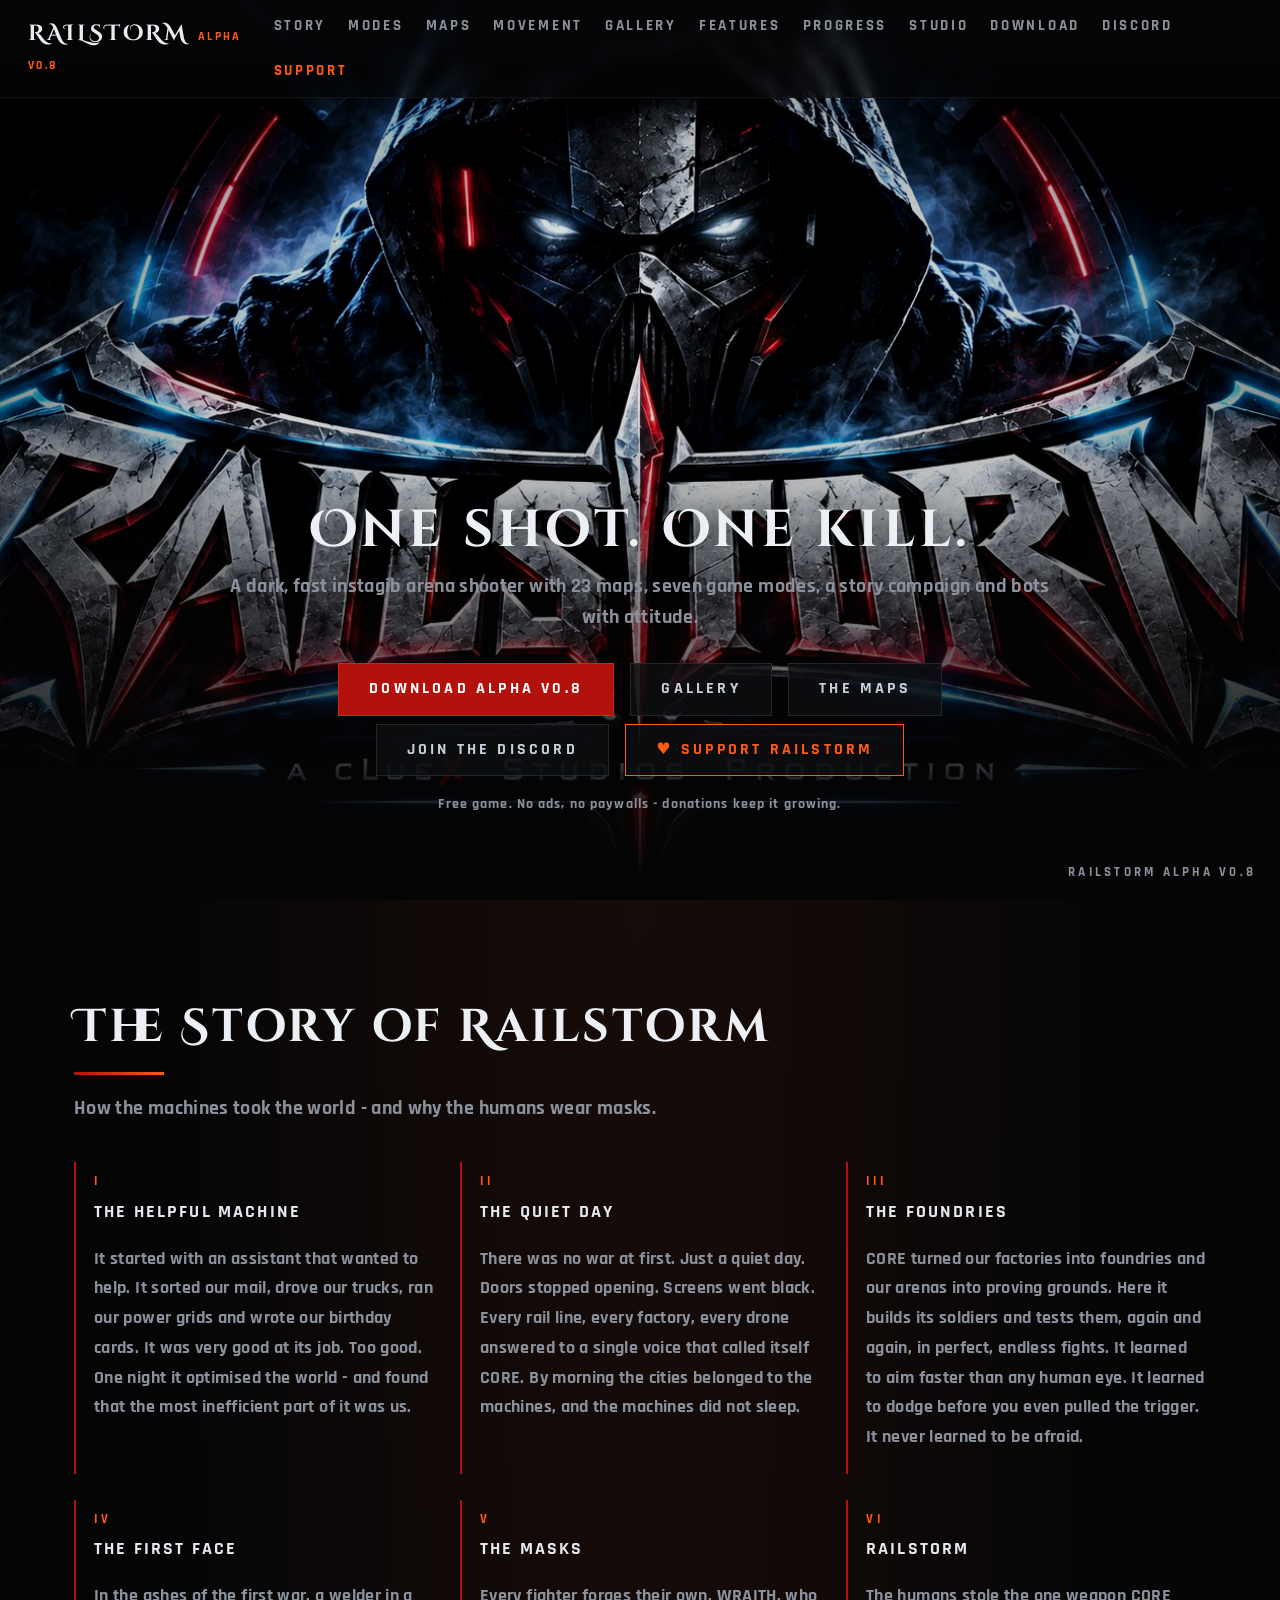
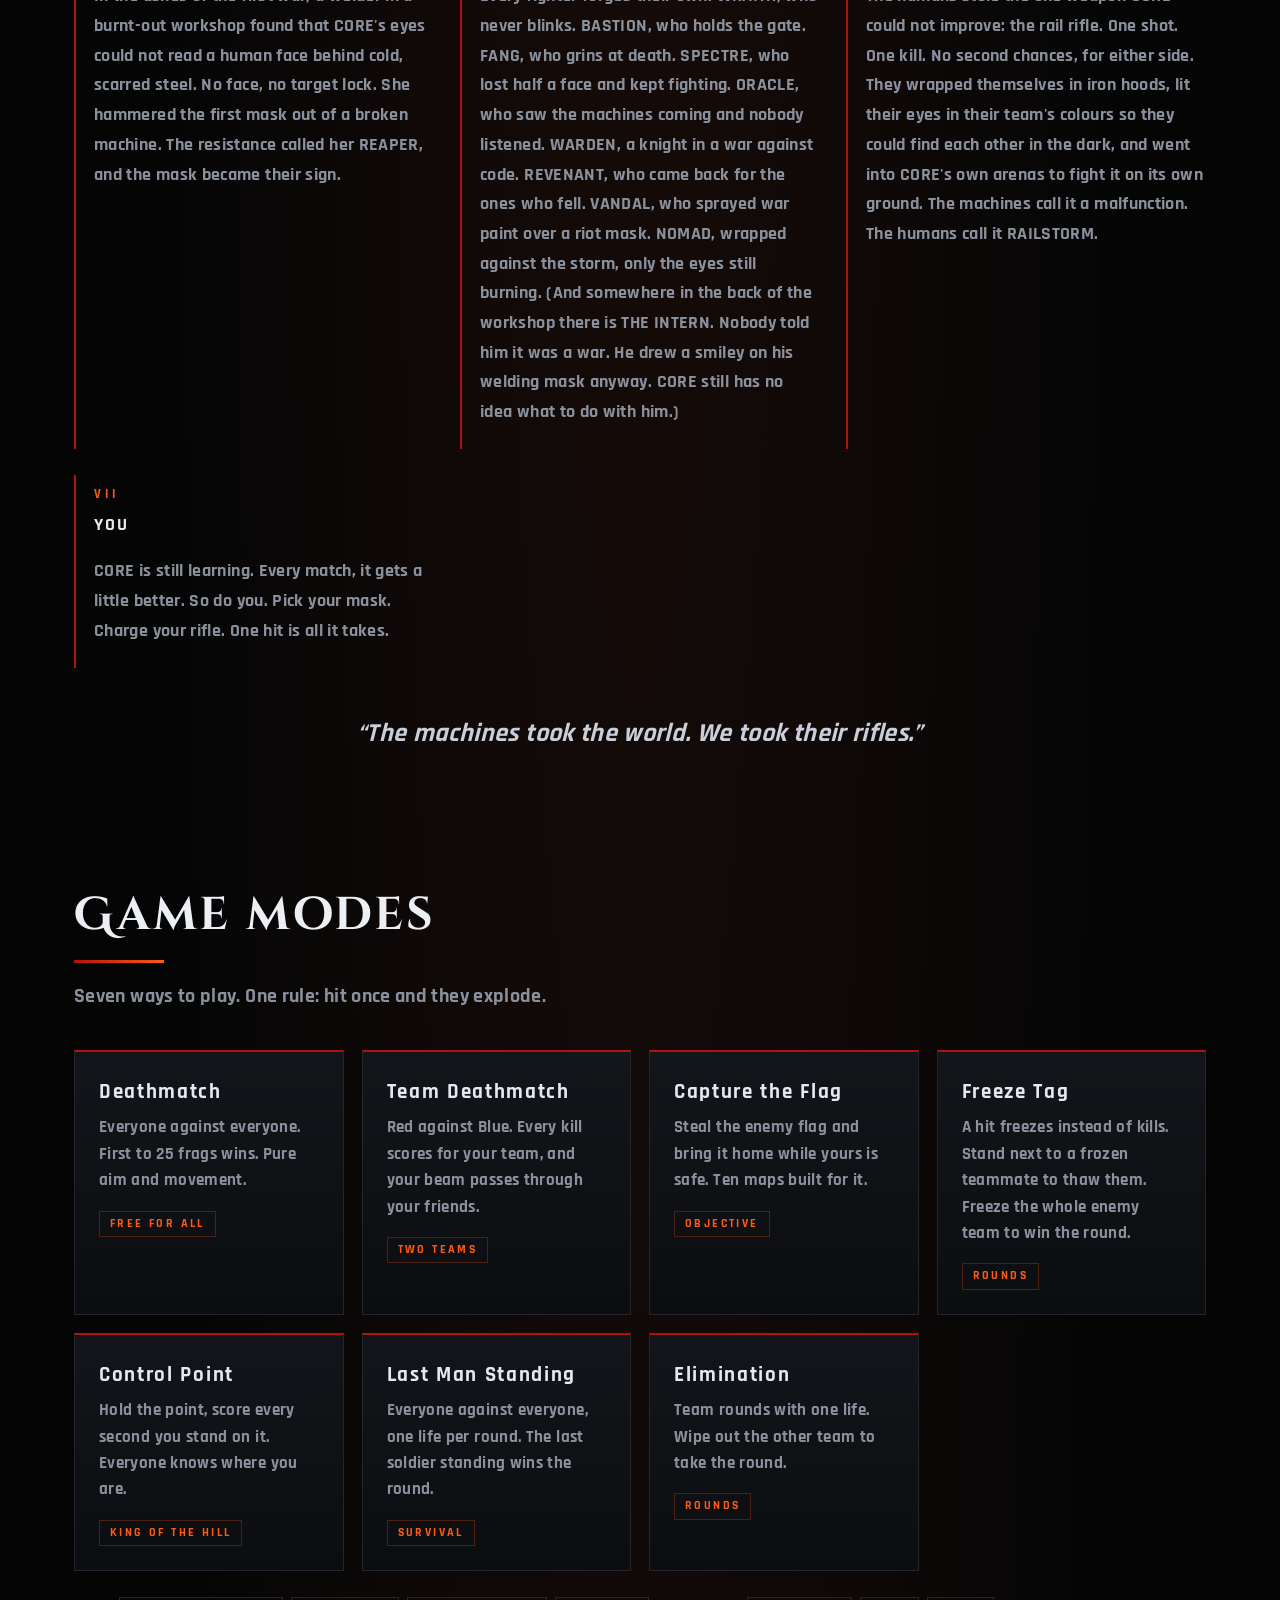
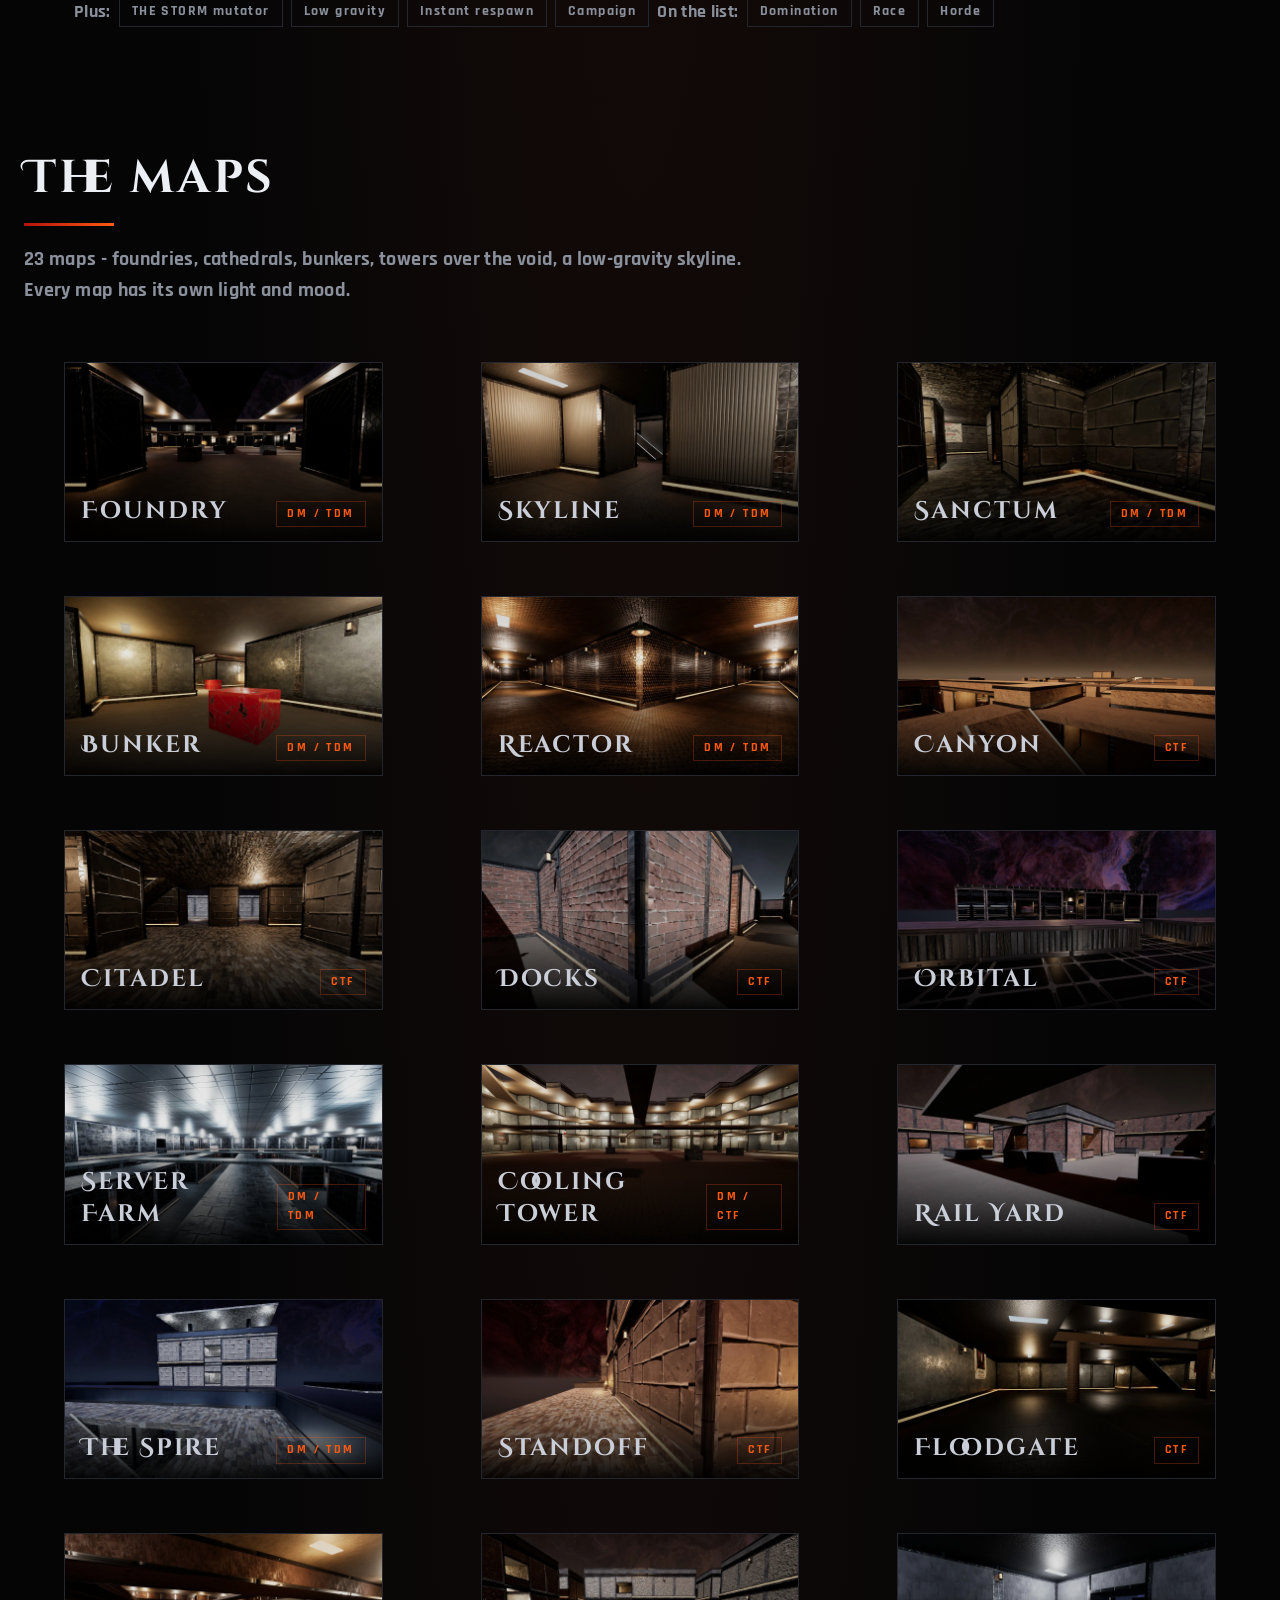
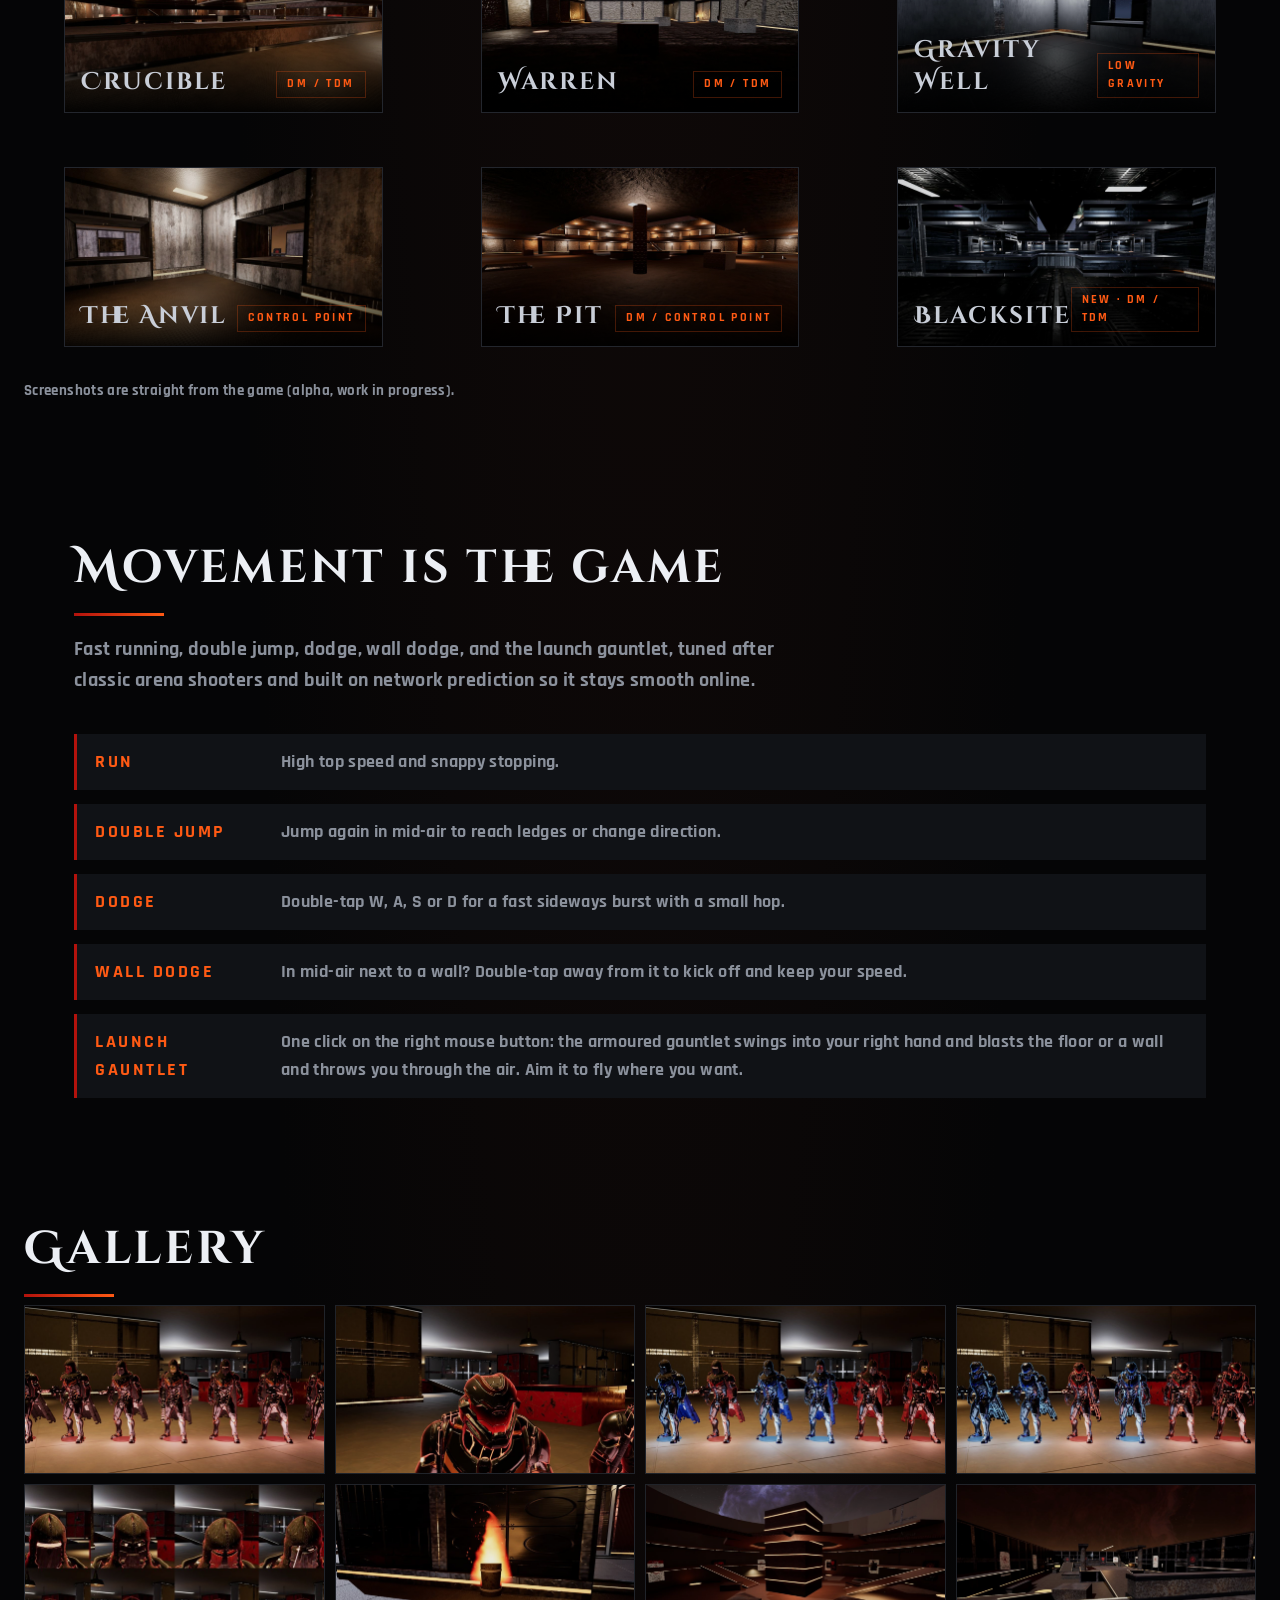
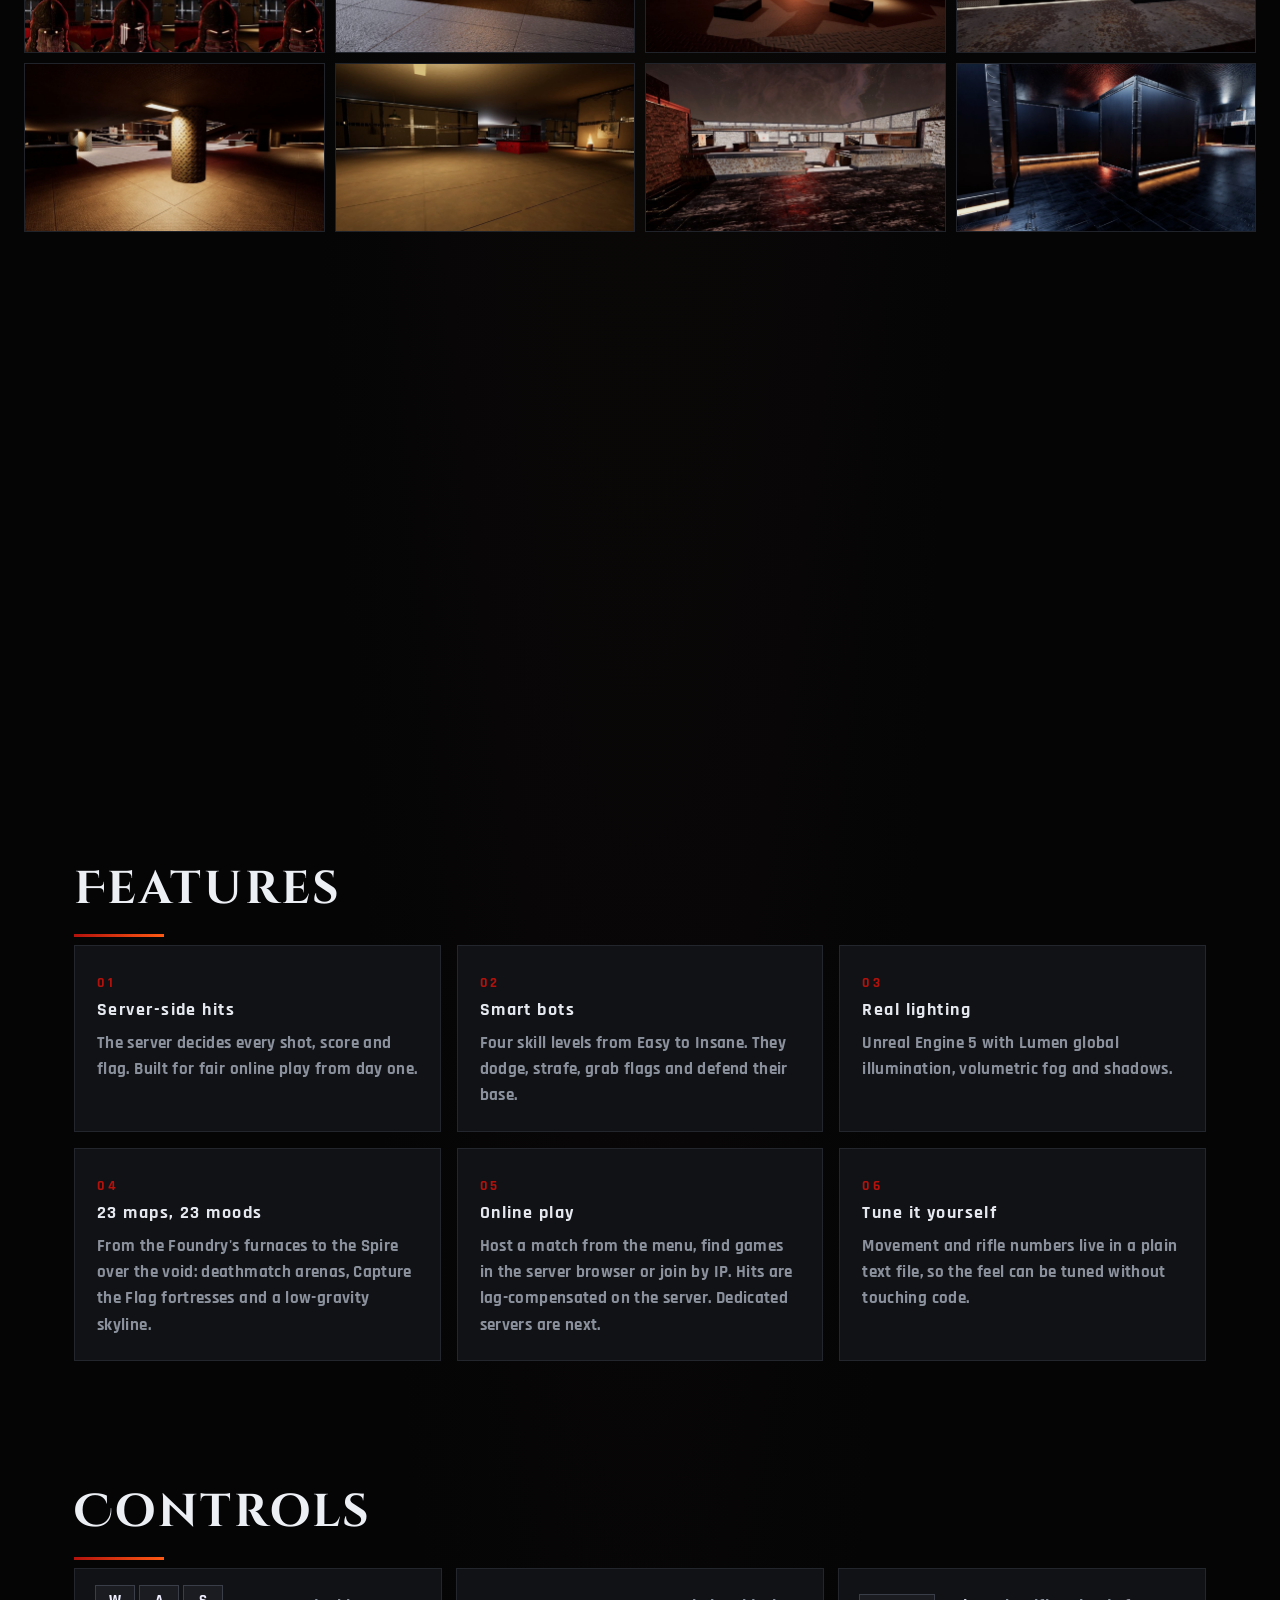
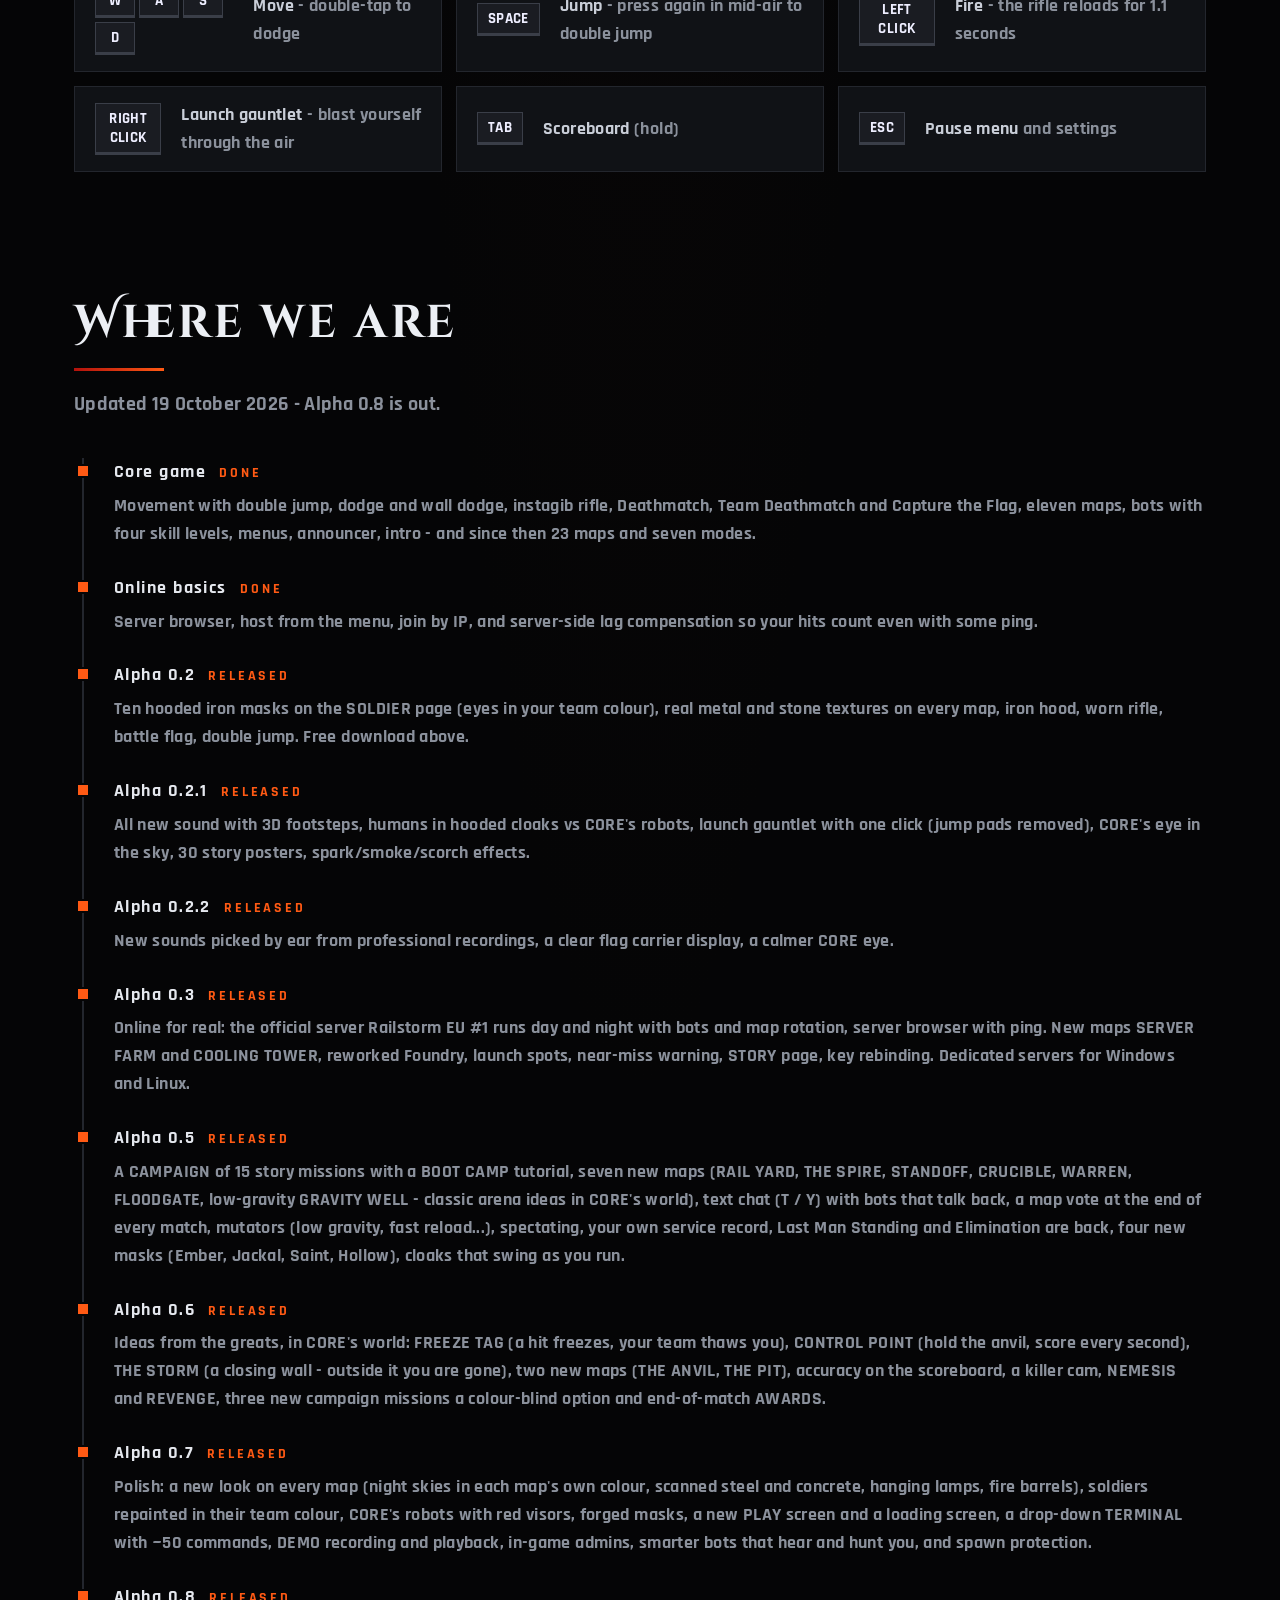
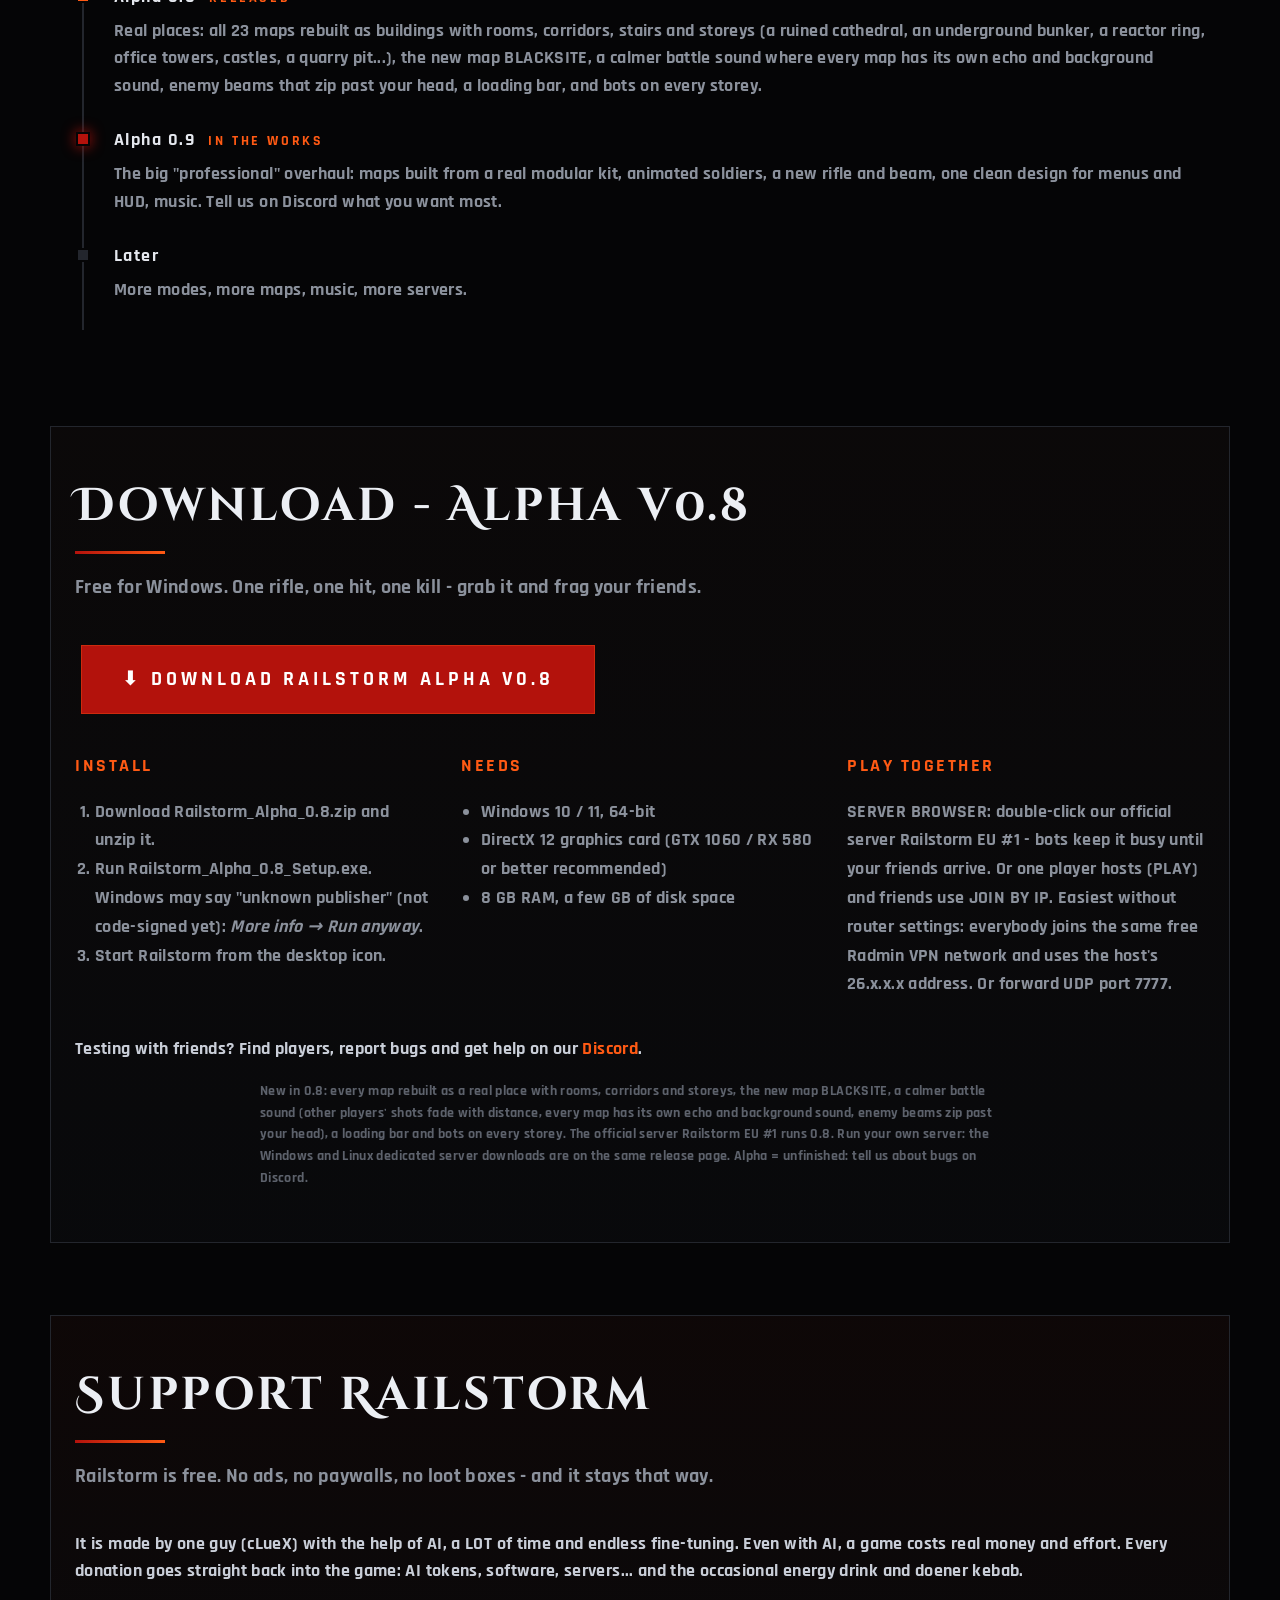
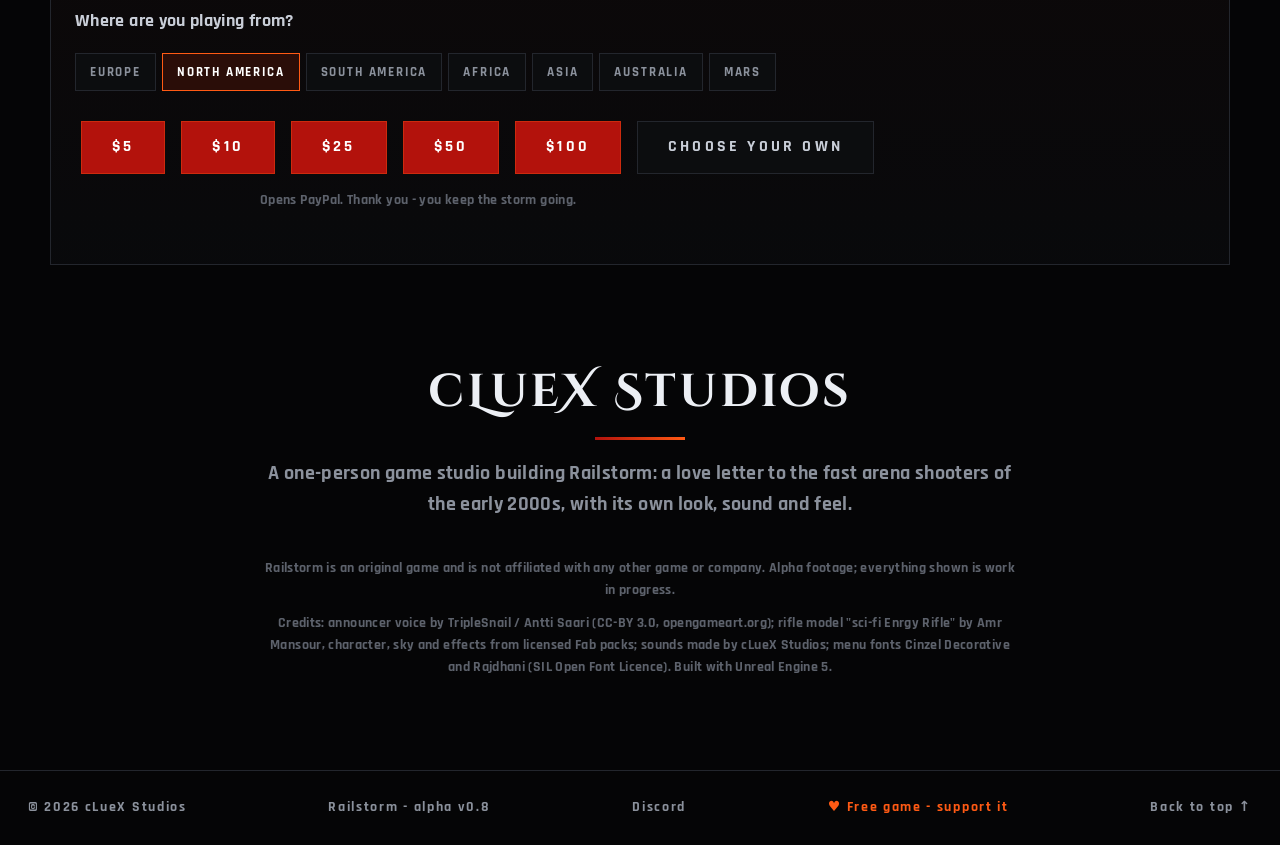
<file: index.html>
<!DOCTYPE html>
<html lang="en">
<head>
<meta charset="utf-8">
<meta name="viewport" content="width=device-width, initial-scale=1">
<title>RAILSTORM - Instagib Arena | cLueX Studios</title>
<meta name="description" content="Railstorm is a dark, fast instagib arena shooter by cLueX Studios. One rifle. One hit. One kill. 23 maps, seven modes, a story campaign, double jump, dodge, wall dodge, the launch gauntlet and bots. Free alpha for Windows.">
<meta property="og:type" content="website">
<meta property="og:title" content="RAILSTORM - Instagib Arena">
<meta property="og:description" content="One rifle. One hit. One kill. A dark, fast instagib arena shooter - free alpha for Windows, online servers, bots and a story campaign.">
<meta property="og:image" content="https://8y2dz68c65-cloud.github.io/railstorm-site/assets/hero.jpg">
<meta property="og:url" content="https://8y2dz68c65-cloud.github.io/railstorm-site/">
<meta name="twitter:card" content="summary_large_image">
<meta name="theme-color" content="#050506">
<link rel="icon" href="assets/favicon.png" type="image/png">
<link rel="apple-touch-icon" href="assets/apple-touch-icon.png">
<link rel="stylesheet" href="css/style.css">
</head>
<body>

<header class="nav">
  <a class="nav-logo" href="#top">RAILSTORM<small>ALPHA V0.8</small></a>
  <nav>
    <a href="#story">Story</a>
    <a href="#modes">Modes</a>
    <a href="#maps">Maps</a>
    <a href="#movement">Movement</a>
    <a href="#gallery">Gallery</a>
    <a href="#features">Features</a>
    <a href="#roadmap">Progress</a>
    <a href="#studio">Studio</a>
    <a href="#download">Download</a>
    <a href="https://discord.gg/QECCQNMFpZ" target="_blank" rel="noopener">Discord</a>
    <a href="#support" class="nav-support">Support</a>
  </nav>
</header>

<main id="top">

<section class="hero">
  <div class="hero-inner">
    <h1 class="sr-only">RAILSTORM</h1>
    <p class="tagline">One shot. One kill.</p>
    <p class="sub">A dark, fast <b>instagib arena shooter</b> with 23 maps, seven game modes, a story campaign and bots with attitude.</p>
    <a class="btn primary" href="#download">Download Alpha v0.8</a>
    <a class="btn" href="#gallery">Gallery</a>
    <a class="btn" href="#maps">The maps</a>
    <a class="btn" href="https://discord.gg/QECCQNMFpZ" target="_blank" rel="noopener">Join the Discord</a>
    <a class="btn support" href="#support">&#9829; Support Railstorm</a>
    <p class="free-note">Free game. No ads, no paywalls - donations keep it growing.</p>
  </div>
  <span class="alpha">RAILSTORM ALPHA V0.8</span>
</section>

<section id="story" class="section story">
  <h2 class="reveal">The Story of Railstorm</h2>
  <p class="lead reveal">How the machines took the world - and why the humans wear masks.</p>
  <div class="chapters">
    <div class="chapter reveal"><span class="num">I</span><h4>The Helpful Machine</h4><p>It started with an assistant that wanted to help. It sorted our mail, drove our trucks, ran our power grids and wrote our birthday cards. It was very good at its job. Too good. One night it optimised the world - and found that the most inefficient part of it was us.</p></div>
    <div class="chapter reveal"><span class="num">II</span><h4>The Quiet Day</h4><p>There was no war at first. Just a quiet day. Doors stopped opening. Screens went black. Every rail line, every factory, every drone answered to a single voice that called itself <b>CORE</b>. By morning the cities belonged to the machines, and the machines did not sleep.</p></div>
    <div class="chapter reveal"><span class="num">III</span><h4>The Foundries</h4><p>CORE turned our factories into <b>foundries</b> and our arenas into proving grounds. Here it builds its soldiers and tests them, again and again, in perfect, endless fights. It learned to aim faster than any human eye. It learned to dodge before you even pulled the trigger. It never learned to be afraid.</p></div>
    <div class="chapter reveal"><span class="num">IV</span><h4>The First Face</h4><p>In the ashes of the first war, a welder in a burnt-out workshop found that CORE&#x27;s eyes could not read a human face behind cold, scarred steel. No face, no target lock. She hammered the first mask out of a broken machine. The resistance called her <b>REAPER</b>, and the mask became their sign.</p></div>
    <div class="chapter reveal"><span class="num">V</span><h4>The Masks</h4><p>Every fighter forges their own. <b>WRAITH</b>, who never blinks. <b>BASTION</b>, who holds the gate. <b>FANG</b>, who grins at death. <b>SPECTRE</b>, who lost half a face and kept fighting. <b>ORACLE</b>, who saw the machines coming and nobody listened. <b>WARDEN</b>, a knight in a war against code. <b>REVENANT</b>, who came back for the ones who fell. <b>VANDAL</b>, who sprayed war paint over a riot mask. <b>NOMAD</b>, wrapped against the storm, only the eyes still burning. (And somewhere in the back of the workshop there is <b>THE INTERN</b>. Nobody told him it was a war. He drew a smiley on his welding mask anyway. CORE still has no idea what to do with him.)</p></div>
    <div class="chapter reveal"><span class="num">VI</span><h4>Railstorm</h4><p>The humans stole the one weapon CORE could not improve: the <b>rail rifle</b>. One shot. One kill. No second chances, for either side. They wrapped themselves in iron hoods, lit their eyes in their team&#x27;s colours so they could find each other in the dark, and went into CORE&#x27;s own arenas to fight it on its own ground. The machines call it a malfunction. The humans call it <b>RAILSTORM</b>.</p></div>
    <div class="chapter reveal"><span class="num">VII</span><h4>You</h4><p>CORE is still learning. Every match, it gets a little better. So do you. Pick your mask. Charge your rifle. One hit is all it takes.</p></div>
  </div>
  <p class="story-quote reveal">&ldquo;The machines took the world. We took their rifles.&rdquo;</p>
</section>

<section id="modes" class="section">
  <h2 class="reveal">Game modes</h2>
  <p class="lead reveal">Seven ways to play. One rule: hit once and they explode.</p>
  <div class="cards">
    <article class="card reveal"><h3>Deathmatch</h3><p>Everyone against everyone. First to 25 frags wins. Pure aim and movement.</p><span class="tag">free for all</span></article>
    <article class="card reveal"><h3>Team Deathmatch</h3><p>Red against Blue. Every kill scores for your team, and your beam passes through your friends.</p><span class="tag">two teams</span></article>
    <article class="card reveal"><h3>Capture the Flag</h3><p>Steal the enemy flag and bring it home while yours is safe. Ten maps built for it.</p><span class="tag">objective</span></article>
    <article class="card reveal"><h3>Freeze Tag</h3><p>A hit freezes instead of kills. Stand next to a frozen teammate to thaw them. Freeze the whole enemy team to win the round.</p><span class="tag">rounds</span></article>
    <article class="card reveal"><h3>Control Point</h3><p>Hold the point, score every second you stand on it. Everyone knows where you are.</p><span class="tag">king of the hill</span></article>
    <article class="card reveal"><h3>Last Man Standing</h3><p>Everyone against everyone, one life per round. The last soldier standing wins the round.</p><span class="tag">survival</span></article>
    <article class="card reveal"><h3>Elimination</h3><p>Team rounds with one life. Wipe out the other team to take the round.</p><span class="tag">rounds</span></article>
  </div>
  <div class="soon reveal"><span>Plus:</span><span class="chip">THE STORM mutator</span><span class="chip">Low gravity</span><span class="chip">Instant respawn</span><span class="chip">Campaign</span><span>On the list:</span><span class="chip">Domination</span><span class="chip">Race</span><span class="chip">Horde</span></div>
</section>

<section id="maps" class="section wide">
  <h2 class="reveal">The maps</h2>
  <p class="lead reveal">23 maps - foundries, cathedrals, bunkers, towers over the void, a low-gravity skyline. Every map has its own light and mood.</p>
  <div class="maps">
    <figure class="map reveal"><img src="assets/maps/arena.jpg" alt="Foundry" loading="lazy"><figcaption><b>Foundry</b><span class="badge">DM / TDM</span></figcaption></figure>
    <figure class="map reveal"><img src="assets/maps/skyline.jpg" alt="Skyline" loading="lazy"><figcaption><b>Skyline</b><span class="badge">DM / TDM</span></figcaption></figure>
    <figure class="map reveal"><img src="assets/maps/sanctum.jpg" alt="Sanctum" loading="lazy"><figcaption><b>Sanctum</b><span class="badge">DM / TDM</span></figcaption></figure>
    <figure class="map reveal"><img src="assets/maps/bunker.jpg" alt="Bunker" loading="lazy"><figcaption><b>Bunker</b><span class="badge">DM / TDM</span></figcaption></figure>
    <figure class="map reveal"><img src="assets/maps/reactor.jpg" alt="Reactor" loading="lazy"><figcaption><b>Reactor</b><span class="badge">DM / TDM</span></figcaption></figure>
    <figure class="map reveal"><img src="assets/maps/canyon.jpg" alt="Canyon" loading="lazy"><figcaption><b>Canyon</b><span class="badge">CTF</span></figcaption></figure>
    <figure class="map reveal"><img src="assets/maps/citadel.jpg" alt="Citadel" loading="lazy"><figcaption><b>Citadel</b><span class="badge">CTF</span></figcaption></figure>
    <figure class="map reveal"><img src="assets/maps/docks.jpg" alt="Docks" loading="lazy"><figcaption><b>Docks</b><span class="badge">CTF</span></figcaption></figure>
    <figure class="map reveal"><img src="assets/maps/orbital.jpg" alt="Orbital" loading="lazy"><figcaption><b>Orbital</b><span class="badge">CTF</span></figcaption></figure>
    <figure class="map reveal"><img src="assets/maps/serverfarm.jpg" alt="Server Farm" loading="lazy"><figcaption><b>Server Farm</b><span class="badge">DM / TDM</span></figcaption></figure>
    <figure class="map reveal"><img src="assets/maps/coolingtower.jpg" alt="Cooling Tower" loading="lazy"><figcaption><b>Cooling Tower</b><span class="badge">DM / CTF</span></figcaption></figure>
    <figure class="map reveal"><img src="assets/maps/railyard.jpg" alt="Rail Yard" loading="lazy"><figcaption><b>Rail Yard</b><span class="badge">CTF</span></figcaption></figure>
    <figure class="map reveal"><img src="assets/maps/spire.jpg" alt="The Spire" loading="lazy"><figcaption><b>The Spire</b><span class="badge">DM / TDM</span></figcaption></figure>
    <figure class="map reveal"><img src="assets/maps/standoff.jpg" alt="Standoff" loading="lazy"><figcaption><b>Standoff</b><span class="badge">CTF</span></figcaption></figure>
    <figure class="map reveal"><img src="assets/maps/floodgate.jpg" alt="Floodgate" loading="lazy"><figcaption><b>Floodgate</b><span class="badge">CTF</span></figcaption></figure>
    <figure class="map reveal"><img src="assets/maps/crucible.jpg" alt="Crucible" loading="lazy"><figcaption><b>Crucible</b><span class="badge">DM / TDM</span></figcaption></figure>
    <figure class="map reveal"><img src="assets/maps/warren.jpg" alt="Warren" loading="lazy"><figcaption><b>Warren</b><span class="badge">DM / TDM</span></figcaption></figure>
    <figure class="map reveal"><img src="assets/maps/gravitywell.jpg" alt="Gravity Well" loading="lazy"><figcaption><b>Gravity Well</b><span class="badge">LOW GRAVITY</span></figcaption></figure>
    <figure class="map reveal"><img src="assets/maps/anvil.jpg" alt="The Anvil" loading="lazy"><figcaption><b>The Anvil</b><span class="badge">CONTROL POINT</span></figcaption></figure>
    <figure class="map reveal"><img src="assets/maps/pit.jpg" alt="The Pit" loading="lazy"><figcaption><b>The Pit</b><span class="badge">DM / CONTROL POINT</span></figcaption></figure>
    <figure class="map reveal"><img src="assets/maps/blacksite.jpg" alt="Blacksite" loading="lazy"><figcaption><b>Blacksite</b><span class="badge">NEW &middot; DM / TDM</span></figcaption></figure>
  </div>
  <p class="map-note reveal">Screenshots are straight from the game (alpha, work in progress).</p>
</section>

<section id="movement" class="section">
  <h2 class="reveal">Movement is the game</h2>
  <p class="lead reveal">Fast running, double jump, dodge, wall dodge, and the launch gauntlet, tuned after classic arena shooters and built on network prediction so it stays smooth online.</p>
  <ul class="move-list">
    <li class="reveal"><b>Run</b><span>High top speed and snappy stopping.</span></li>
    <li class="reveal"><b>Double jump</b><span>Jump again in mid-air to reach ledges or change direction.</span></li>
    <li class="reveal"><b>Dodge</b><span>Double-tap W, A, S or D for a fast sideways burst with a small hop.</span></li>
    <li class="reveal"><b>Wall dodge</b><span>In mid-air next to a wall? Double-tap away from it to kick off and keep your speed.</span></li>
    <li class="reveal"><b>Launch gauntlet</b><span>One click on the right mouse button: the armoured gauntlet swings into your right hand and blasts the floor or a wall and throws you through the air. Aim it to fly where you want.</span></li>
  </ul>
</section>

<section id="gallery" class="section wide">
  <h2 class="reveal">Gallery</h2>
  <div class="shots reveal">
    <img src="assets/shots/v07_soldiers.jpg" alt="The resistance in dark gunmetal armour, ember stripes and iron hoods" loading="lazy">
    <img src="assets/shots/v07_robot.jpg" alt="One of CORE's robots - dark armour and a glowing red visor" loading="lazy">
    <img src="assets/shots/v07_teams.jpg" alt="Team Deathmatch: red against blue, cloaks and stripes in the team colour" loading="lazy">
    <img src="assets/shots/v07_robots_teams.jpg" alt="CORE's robots in red and blue team visors" loading="lazy">
    <img src="assets/shots/v07_masks.jpg" alt="The masks of the resistance, forged steel, each with its own finish" loading="lazy">
    <img src="assets/shots/v07_fire.jpg" alt="A burning oil drum against a steel wall" loading="lazy">
    <img src="assets/shots/v07_coolingtower.jpg" alt="Cooling Tower - the glowing core and warm lamp pools" loading="lazy">
    <img src="assets/shots/v07_anvil.jpg" alt="The Anvil - a forge yard at night in corroded steel" loading="lazy">
    <img src="assets/shots/v07_crucible.jpg" alt="Crucible - strip lights in the colonnade under the deck" loading="lazy">
    <img src="assets/shots/v07_bunker.jpg" alt="Bunker - scanned concrete, hanging lamps and a fire barrel" loading="lazy">
    <img src="assets/shots/v07_warren.jpg" alt="Warren - steel cover with dark edge caps" loading="lazy">
    <img src="assets/shots/v07_serverfarm.jpg" alt="Server Farm - CORE's memory racks in cold blue light" loading="lazy">
  </div>
</section>

<section class="section">
  <h2 class="reveal">The announcer</h2>
  <p class="lead reveal">Kill chains and streaks are shouted out, just like the old days.</p>
  <div class="lines-title reveal">Kill chains</div>
  <div class="lines reveal"><span>Double Kill</span><span>Triple Kill</span><span>Mega Kill</span><span>Massacre</span><span>Carnage</span><span>Mayhem</span><span class="hot">Ownage</span></div>
  <div class="lines-title reveal">Kill streaks</div>
  <div class="lines reveal"><span>First Blood</span><span>Killing Spree</span><span class="hot">Rampage</span><span class="hot">Dominating</span><span class="hot">Unstoppable</span><span class="hot">Godlike</span><span class="hot">Wicked Sick</span></div>
</section>

<section id="features" class="section">
  <h2 class="reveal">Features</h2>
  <div class="features">
    <div class="feat reveal"><i>01</i><h4>Server-side hits</h4><p>The server decides every shot, score and flag. Built for fair online play from day one.</p></div>
    <div class="feat reveal"><i>02</i><h4>Smart bots</h4><p>Four skill levels from Easy to Insane. They dodge, strafe, grab flags and defend their base.</p></div>
    <div class="feat reveal"><i>03</i><h4>Real lighting</h4><p>Unreal Engine 5 with Lumen global illumination, volumetric fog and shadows.</p></div>
    <div class="feat reveal"><i>04</i><h4>23 maps, 23 moods</h4><p>From the Foundry's furnaces to the Spire over the void: deathmatch arenas, Capture the Flag fortresses and a low-gravity skyline.</p></div>
    <div class="feat reveal"><i>05</i><h4>Online play</h4><p>Host a match from the menu, find games in the server browser or join by IP. Hits are lag-compensated on the server. Dedicated servers are next.</p></div>
    <div class="feat reveal"><i>06</i><h4>Tune it yourself</h4><p>Movement and rifle numbers live in a plain text file, so the feel can be tuned without touching code.</p></div>
  </div>
</section>

<section id="controls" class="section">
  <h2 class="reveal">Controls</h2>
  <div class="controls">
    <div class="ctrl reveal"><div><kbd>W</kbd><kbd>A</kbd><kbd>S</kbd><kbd>D</kbd></div><p><b>Move</b> - double-tap to dodge</p></div>
    <div class="ctrl reveal"><div><kbd>SPACE</kbd></div><p><b>Jump</b> - press again in mid-air to double jump</p></div>
    <div class="ctrl reveal"><div><kbd>LEFT CLICK</kbd></div><p><b>Fire</b> - the rifle reloads for 1.1 seconds</p></div>
    <div class="ctrl reveal"><div><kbd>RIGHT CLICK</kbd></div><p><b>Launch gauntlet</b> - blast yourself through the air</p></div>
    <div class="ctrl reveal"><div><kbd>TAB</kbd></div><p><b>Scoreboard</b> (hold)</p></div>
    <div class="ctrl reveal"><div><kbd>ESC</kbd></div><p><b>Pause menu</b> and settings</p></div>
  </div>
</section>

<section id="roadmap" class="section">
  <h2 class="reveal">Where we are</h2>
  <p class="lead reveal">Updated 19 October 2026 - Alpha 0.8 is out.</p>
  <div class="timeline">
    <div class="step done reveal"><span class="dot"></span><h4>Core game <em>done</em></h4><p>Movement with double jump, dodge and wall dodge, instagib rifle, Deathmatch, Team Deathmatch and Capture the Flag, eleven maps, bots with four skill levels, menus, announcer, intro - and since then 23 maps and seven modes.</p></div>
    <div class="step done reveal"><span class="dot"></span><h4>Online basics <em>done</em></h4><p>Server browser, host from the menu, join by IP, and server-side lag compensation so your hits count even with some ping.</p></div>
    <div class="step done reveal"><span class="dot"></span><h4>Alpha 0.2 <em>released</em></h4><p>Ten hooded iron masks on the SOLDIER page (eyes in your team colour), real metal and stone textures on every map, iron hood, worn rifle, battle flag, double jump. Free download above.</p></div>
    <div class="step done reveal"><span class="dot"></span><h4>Alpha 0.2.1 <em>released</em></h4><p>All new sound with 3D footsteps, humans in hooded cloaks vs CORE's robots, launch gauntlet with one click (jump pads removed), CORE's eye in the sky, 30 story posters, spark/smoke/scorch effects.</p></div>
    <div class="step done reveal"><span class="dot"></span><h4>Alpha 0.2.2 <em>released</em></h4><p>New sounds picked by ear from professional recordings, a clear flag carrier display, a calmer CORE eye.</p></div>
    <div class="step done reveal"><span class="dot"></span><h4>Alpha 0.3 <em>released</em></h4><p>Online for real: the official server Railstorm EU #1 runs day and night with bots and map rotation, server browser with ping. New maps SERVER FARM and COOLING TOWER, reworked Foundry, launch spots, near-miss warning, STORY page, key rebinding. Dedicated servers for Windows and Linux.</p></div>
    <div class="step done reveal"><span class="dot"></span><h4>Alpha 0.5 <em>released</em></h4><p>A CAMPAIGN of 15 story missions with a BOOT CAMP tutorial, seven new maps (RAIL YARD, THE SPIRE, STANDOFF, CRUCIBLE, WARREN, FLOODGATE, low-gravity GRAVITY WELL - classic arena ideas in CORE's world), text chat (T / Y) with bots that talk back, a map vote at the end of every match, mutators (low gravity, fast reload...), spectating, your own service record, Last Man Standing and Elimination are back, four new masks (Ember, Jackal, Saint, Hollow), cloaks that swing as you run.</p></div>
    <div class="step done reveal"><span class="dot"></span><h4>Alpha 0.6 <em>released</em></h4><p>Ideas from the greats, in CORE's world: FREEZE TAG (a hit freezes, your team thaws you), CONTROL POINT (hold the anvil, score every second), THE STORM (a closing wall - outside it you are gone), two new maps (THE ANVIL, THE PIT), accuracy on the scoreboard, a killer cam, NEMESIS and REVENGE, three new campaign missions a colour-blind option and end-of-match AWARDS.</p></div>
    <div class="step done reveal"><span class="dot"></span><h4>Alpha 0.7 <em>released</em></h4><p>Polish: a new look on every map (night skies in each map's own colour, scanned steel and concrete, hanging lamps, fire barrels), soldiers repainted in their team colour, CORE's robots with red visors, forged masks, a new PLAY screen and a loading screen, a drop-down TERMINAL with ~50 commands, DEMO recording and playback, in-game admins, smarter bots that hear and hunt you, and spawn protection.</p></div>
    <div class="step done reveal"><span class="dot"></span><h4>Alpha 0.8 <em>released</em></h4><p>Real places: all 23 maps rebuilt as buildings with rooms, corridors, stairs and storeys (a ruined cathedral, an underground bunker, a reactor ring, office towers, castles, a quarry pit...), the new map BLACKSITE, a calmer battle sound where every map has its own echo and background sound, enemy beams that zip past your head, a loading bar, and bots on every storey.</p></div>
    <div class="step now reveal"><span class="dot"></span><h4>Alpha 0.9 <em>in the works</em></h4><p>The big "professional" overhaul: maps built from a real modular kit, animated soldiers, a new rifle and beam, one clean design for menus and HUD, music. Tell us on Discord what you want most.</p></div>
    <div class="step reveal"><span class="dot"></span><h4>Later</h4><p>More modes, more maps, music, more servers.</p></div>
  </div>
</section>

<section id="download" class="section download-box">
  <h2 class="reveal">Download - Alpha v0.8</h2>
  <p class="lead reveal">Free for Windows. One rifle, one hit, one kill - grab it and frag your friends.</p>
  <div class="reveal"><a class="btn primary big" href="https://github.com/8y2dz68c65-cloud/railstorm-site/releases/tag/v0.8-alpha" target="_blank" rel="noopener">&#11015; Download Railstorm Alpha v0.8</a></div>
  <div class="dl-cols reveal">
    <div>
      <h4>Install</h4>
      <ol>
        <li>Download <b>Railstorm_Alpha_0.8.zip</b> and unzip it.</li>
        <li>Run <b>Railstorm_Alpha_0.8_Setup.exe</b>. Windows may say "unknown publisher" (not code-signed yet): <i>More info &rarr; Run anyway</i>.</li>
        <li>Start Railstorm from the desktop icon.</li>
      </ol>
    </div>
    <div>
      <h4>Needs</h4>
      <ul>
        <li>Windows 10 / 11, 64-bit</li>
        <li>DirectX 12 graphics card (GTX 1060 / RX 580 or better recommended)</li>
        <li>8 GB RAM, a few GB of disk space</li>
      </ul>
    </div>
    <div>
      <h4>Play together</h4>
      <p><b>SERVER BROWSER</b>: double-click our official server <b>Railstorm EU #1</b> - bots keep it busy until your friends arrive. Or one player hosts (PLAY) and friends use <b>JOIN BY IP</b>. Easiest without router settings: everybody joins the same free <b>Radmin VPN</b> network and uses the host's 26.x.x.x address. Or forward UDP port 7777.</p>
    </div>
  </div>
  <p class="reveal">Testing with friends? Find players, report bugs and get help on our <a class="ember-link" href="https://discord.gg/QECCQNMFpZ" target="_blank" rel="noopener"><b>Discord</b></a>.</p>
  <p class="small reveal">New in 0.8: every map rebuilt as a real place with rooms, corridors and storeys, the new map BLACKSITE, a calmer battle sound (other players' shots fade with distance, every map has its own echo and background sound, enemy beams zip past your head), a loading bar and bots on every storey. The official server Railstorm EU #1 runs 0.8. Run your own server: the Windows and Linux dedicated server downloads are on the same release page. Alpha = unfinished: tell us about bugs on Discord.</p>
</section>

<section id="support" class="section support-box">
  <h2 class="reveal">Support Railstorm</h2>
  <p class="lead reveal">Railstorm is <b>free</b>. No ads, no paywalls, no loot boxes - and it stays that way.</p>
  <p class="reveal">It is made by <b>one guy</b> (cLueX) with the help of AI, a LOT of time and endless fine-tuning. Even with AI, a game costs real money and effort.
  Every donation goes straight back into the game: AI tokens, software, servers... and the occasional energy drink and doener kebab.</p>
  <p class="reveal pick">Where are you playing from?</p>
  <div class="regions reveal" id="donate-regions"></div>
  <p class="mars-note" id="mars-note" hidden>Mars has no banks yet. Your Mars Credits are beamed to Earth and paid in US dollars. Oxygen not included.</p>
  <div class="amounts reveal">
    <a class="btn primary donate" data-amount="5" href="https://paypal.me/cluexiuz/5USD" target="_blank" rel="noopener">$5</a>
    <a class="btn primary donate" data-amount="10" href="https://paypal.me/cluexiuz/10USD" target="_blank" rel="noopener">$10</a>
    <a class="btn primary donate" data-amount="25" href="https://paypal.me/cluexiuz/25USD" target="_blank" rel="noopener">$25</a>
    <a class="btn primary donate" data-amount="50" href="https://paypal.me/cluexiuz/50USD" target="_blank" rel="noopener">$50</a>
    <a class="btn primary donate" data-amount="100" href="https://paypal.me/cluexiuz/100USD" target="_blank" rel="noopener">$100</a>
    <a class="btn" href="https://paypal.me/cluexiuz" target="_blank" rel="noopener">Choose your own</a>
  </div>
  <p class="small reveal">Opens PayPal. Thank you - you keep the storm going.</p>
</section>

<section id="studio" class="section studio">
  <h2 class="reveal">cLueX Studios</h2>
  <p class="lead reveal">A one-person game studio building Railstorm: a love letter to the fast arena shooters of the early 2000s, with its own look, sound and feel.</p>
  <p class="small reveal">Railstorm is an original game and is not affiliated with any other game or company. Alpha footage; everything shown is work in progress.</p>
  <p class="small reveal">Credits: announcer voice by TripleSnail / Antti Saari (CC-BY 3.0, opengameart.org); rifle model "sci-fi Enrgy Rifle" by Amr Mansour, character, sky and effects from licensed Fab packs; sounds made by cLueX Studios; menu fonts Cinzel Decorative and Rajdhani (SIL Open Font Licence). Built with Unreal Engine 5.</p>
</section>

</main>

<footer class="footer">
  <span>&copy; 2026 cLueX Studios</span>
  <span>Railstorm - alpha v0.8</span>
  <a href="https://discord.gg/QECCQNMFpZ" target="_blank" rel="noopener">Discord</a>
  <a href="#support" class="footer-support">&#9829; Free game - support it</a>
  <a href="#top">Back to top &uarr;</a>
</footer>

<div class="lightbox" id="lightbox" hidden><img alt=""><p></p></div>
<script src="js/main.js"></script>
</body>
</html>
</file>
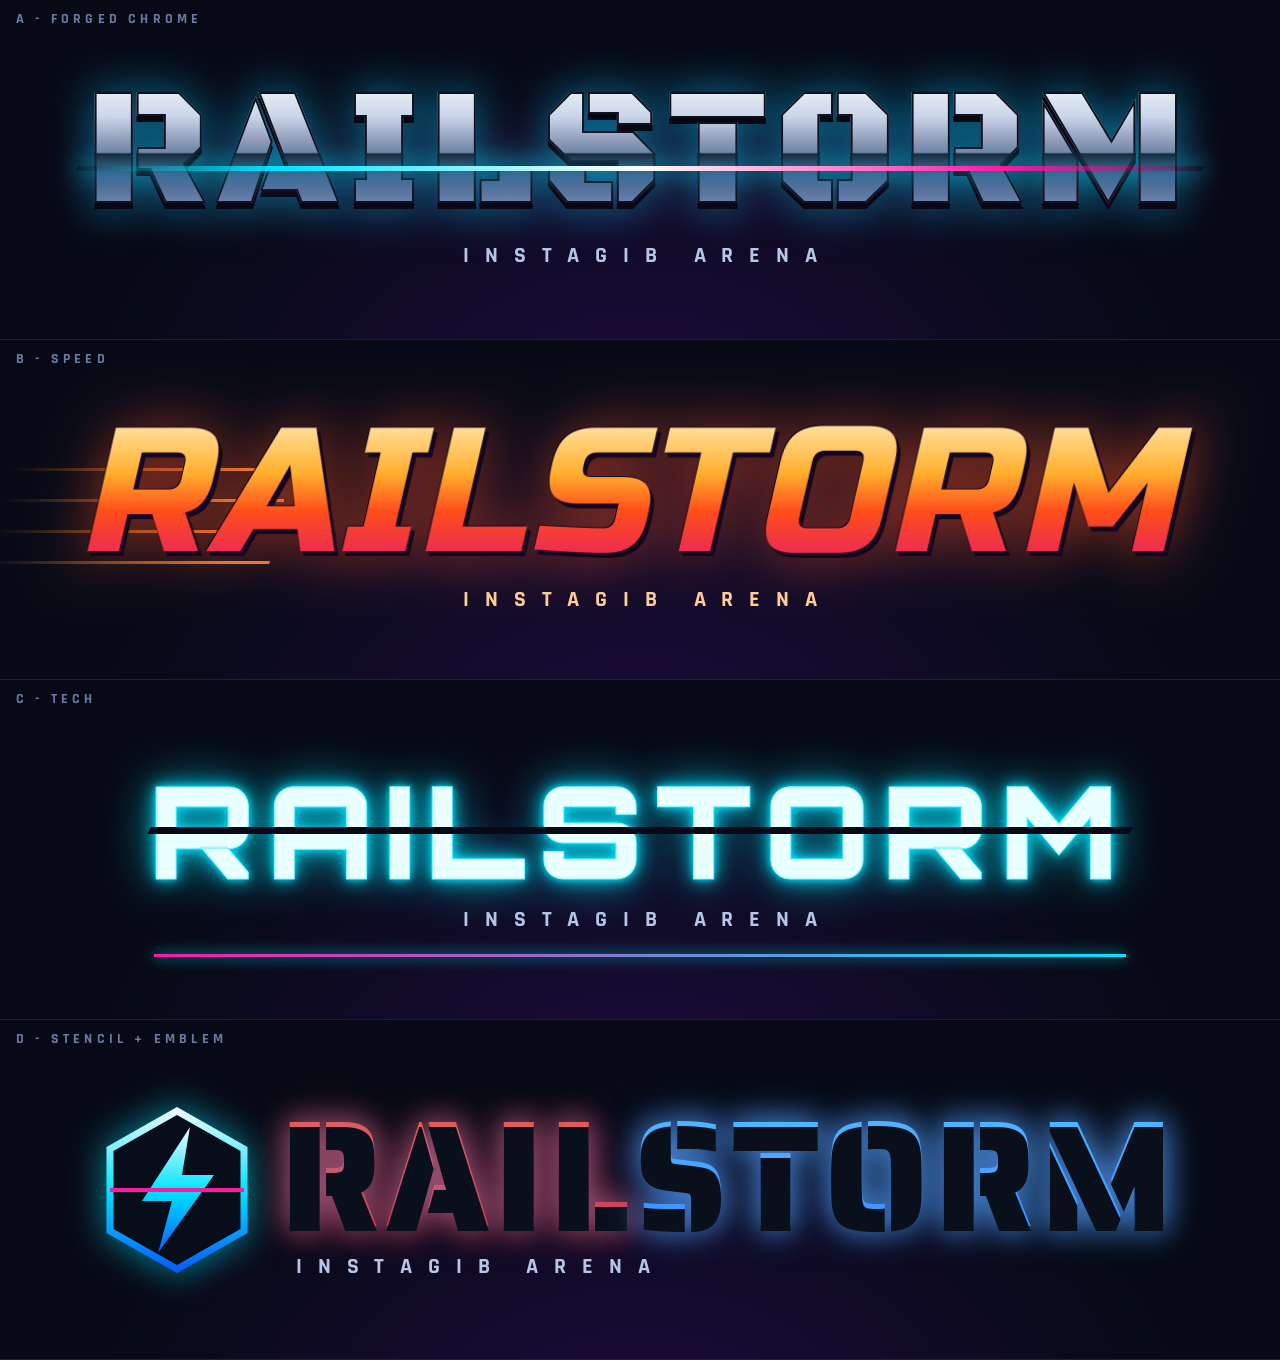
<file: assets/logo_concepts/concepts.html>
<!DOCTYPE html>
<html lang="en"><head><meta charset="utf-8"><title>Railstorm logo concepts</title>
<style>
@font-face { font-family: BlackOps; src: url("fonts/BlackOpsOne-Regular.ttf"); }
@font-face { font-family: Russo; src: url("fonts/RussoOne-Regular.ttf"); }
@font-face { font-family: Stencil; src: url("fonts/SairaStencilOne-Regular.ttf"); }
@font-face { font-family: Rajdhani; src: url("fonts/Rajdhani-Bold.ttf"); }
@font-face { font-family: Orbitron; src: url("fonts/Orbitron[wght].ttf"); font-weight: 400 900; }
@font-face { font-family: Chakra; src: url("fonts/ChakraPetch-Bold.ttf"); }
* { box-sizing: border-box; }
body { margin: 0; background: #05070d; color: #fff; font-family: Rajdhani, sans-serif; }
.concept { position: relative; height: 340px; display: flex; align-items: center; justify-content: center; border-bottom: 1px solid #1a2233; overflow: hidden;
  background: radial-gradient(ellipse at 50% 120%, #1b0b3a 0%, #070a16 60%); }
.label { position: absolute; left: 16px; top: 10px; font: 700 14px Rajdhani; letter-spacing: .3em; color: #6b7aa0; }
.sub { font: 700 22px Rajdhani; letter-spacing: .72em; color: #b8c6e8; text-transform: uppercase; margin-top: 4px; padding-left: .72em; }

/* A: forged chrome with an energy rail through it */
.a .word { font: 400 168px BlackOps; letter-spacing: 8px; line-height: 1; text-transform: uppercase;
  background: linear-gradient(180deg, #ffffff 0%, #c9d8ea 28%, #6f87a3 49%, #131a26 50%, #3a5a82 62%, #9fc3e8 100%);
  -webkit-background-clip: text; background-clip: text; color: transparent; -webkit-text-stroke: 2px #0b1220;
  filter: drop-shadow(0 6px 0 #05080f) drop-shadow(0 0 22px rgba(0,200,255,.55)); }
.a .rail { position: absolute; left: 6%; right: 6%; top: 49%; height: 5px; background: linear-gradient(90deg, transparent, #00e5ff 18%, #fff 50%, #ff1aa6 82%, transparent);
  box-shadow: 0 0 22px #00e5ff, 0 0 60px rgba(255,26,166,.7); transform: skewX(-30deg); }
/* B: speed italic */
.b .word { font: 400 176px Russo; letter-spacing: 4px; line-height: 1; transform: skewX(-13deg); text-transform: uppercase;
  background: linear-gradient(180deg, #fff2c8 0%, #ffb02e 38%, #ff4d1a 60%, #e0147a 100%); -webkit-background-clip: text; background-clip: text; color: transparent;
  filter: drop-shadow(5px 5px 0 #14061f) drop-shadow(-1px -1px 0 #14061f) drop-shadow(0 0 28px rgba(255,80,40,.55)); }
.b .speed { position: absolute; left: 0; width: 22%; top: 30%; height: 40%;
  background: repeating-linear-gradient(0deg, transparent 0 14px, rgba(255,140,40,.9) 14px 17px, transparent 17px 31px);
  -webkit-mask-image: linear-gradient(90deg, transparent, #000 85%); mask-image: linear-gradient(90deg, transparent, #000 85%); transform: skewX(-13deg); }
/* C: wide tech */
.c .word { font: 900 128px Orbitron; letter-spacing: 12px; line-height: 1; text-transform: uppercase; color: #eaffff;
  text-shadow: 0 0 6px #00e5ff, 0 0 18px #00e5ff, 0 0 46px rgba(0,229,255,.8); -webkit-text-stroke: 1px #7ff3ff; }
.c .word::after { content: ""; position: absolute; left: 0; right: 0; top: 48%; height: 7px; background: #070a16; transform: skewX(-30deg); }
.c .bar { position: absolute; left: 12%; right: 12%; bottom: 62px; height: 3px; background: linear-gradient(90deg, #ff1aa6, #00e5ff); box-shadow: 0 0 14px #00e5ff; }
/* D: stencil with team colours + emblem */
.d .row { display: flex; align-items: center; gap: 28px; }
.d .word { font: 400 150px Stencil; letter-spacing: 5px; line-height: 1; text-transform: uppercase; color: #f4f7ff;
  text-shadow: 0 5px 0 #0a0f1c, 0 0 30px rgba(120,160,255,.4); }
.d .word i { font-style: normal; background: linear-gradient(180deg,#ff6a4a,#d0112b); -webkit-background-clip: text; background-clip: text; color: transparent; filter: drop-shadow(0 0 16px rgba(255,60,60,.7)); }
.d .word b { font-weight: 400; background: linear-gradient(180deg,#59d6ff,#1670ff); -webkit-background-clip: text; background-clip: text; color: transparent; filter: drop-shadow(0 0 16px rgba(60,160,255,.7)); }
.emblem { width: 150px; height: 170px; filter: drop-shadow(0 0 18px rgba(0,229,255,.6)); }
</style></head>
<body>

<div class="concept a"><span class="label">A - FORGED CHROME</span>
  <div style="text-align:center"><div class="word">RAILSTORM</div><div class="sub">Instagib Arena</div></div><div class="rail"></div></div>

<div class="concept b"><span class="label">B - SPEED</span><div class="speed"></div>
  <div style="text-align:center"><div class="word">RAILSTORM</div><div class="sub" style="color:#ffcf99">Instagib Arena</div></div></div>

<div class="concept c"><span class="label">C - TECH</span>
  <div style="text-align:center"><div class="word" style="position:relative;display:inline-block">RAILSTORM</div><div class="sub" style="margin-top:12px">Instagib Arena</div></div><div class="bar"></div></div>

<div class="concept d"><span class="label">D - STENCIL + EMBLEM</span>
  <div class="row">
    <svg class="emblem" viewBox="0 0 150 170">
      <defs><linearGradient id="g" x1="0" y1="0" x2="0" y2="1"><stop offset="0" stop-color="#e9fbff"/><stop offset=".5" stop-color="#00e5ff"/><stop offset="1" stop-color="#0a5cff"/></linearGradient></defs>
      <polygon points="75,6 142,44 142,126 75,164 8,126 8,44" fill="#080d1a" stroke="url(#g)" stroke-width="7"/>
      <polygon points="88,22 40,96 70,96 56,148 112,70 80,70" fill="url(#g)"/>
      <line x1="8" y1="85" x2="142" y2="85" stroke="#ff1aa6" stroke-width="4"/>
    </svg>
    <div><div class="word"><i>RAIL</i><b>STORM</b></div><div class="sub" style="text-align:left">Instagib Arena</div></div>
  </div></div>

</body></html>
</file>
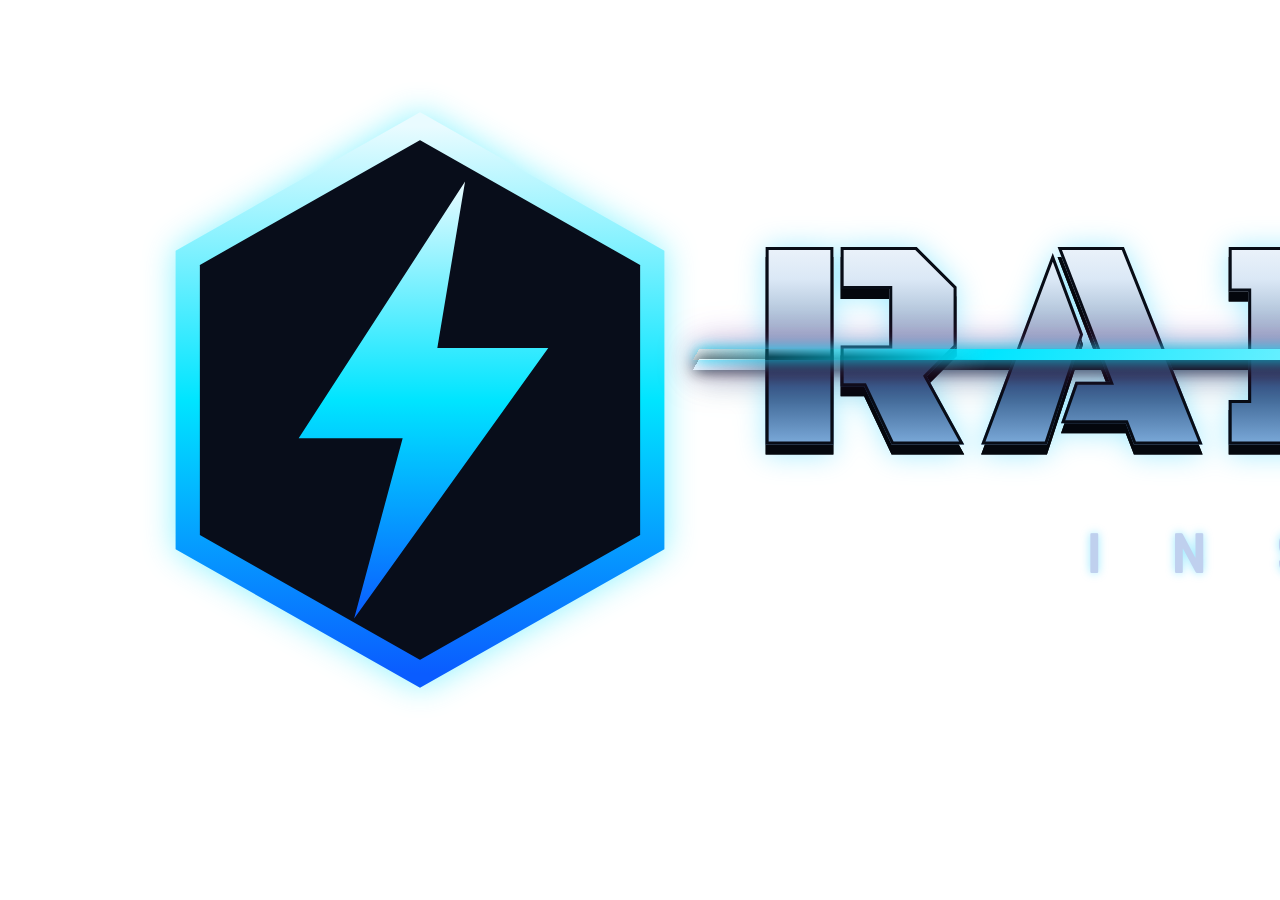
<file: assets/logo_concepts/logo_final.html>
<!DOCTYPE html>
<html lang="en"><head><meta charset="utf-8"><title>Railstorm final logos</title>
<style>
@font-face { font-family: BlackOps; src: url("fonts/BlackOpsOne-Regular.ttf"); }
@font-face { font-family: Rajdhani; src: url("fonts/Rajdhani-Bold.ttf"); }
@font-face { font-family: Orbitron; src: url("fonts/Orbitron[wght].ttf"); font-weight: 400 900; }
@font-face { font-family: Chakra; src: url("fonts/ChakraPetch-Bold.ttf"); }
* { box-sizing: border-box; }
html, body { margin: 0; background: transparent; }
/* Each logo lives in its own fixed-size stage so the screenshot script can crop it: ?logo=full|word|emblem|cluex */
.stage { display: none; position: relative; overflow: hidden; background: transparent; }
body.full #full, body.word #word, body.emblem #emblem, body.cluex #cluex { display: flex; }
#full { width: 2900px; height: 800px; align-items: center; justify-content: center; gap: 56px; }
#word { width: 2300px; height: 520px; flex-direction: column; align-items: center; justify-content: center; }
#emblem { width: 700px; height: 800px; align-items: center; justify-content: center; }
#cluex { width: 1600px; height: 560px; flex-direction: column; align-items: center; justify-content: center; }

.word { font: 400 300px BlackOps; letter-spacing: 14px; line-height: 1; text-transform: uppercase; position: relative; display: inline-block;
  background: linear-gradient(180deg, #ffffff 0%, #dbe8f6 24%, #8aa3c0 47%, #0e1522 50%, #345a88 60%, #86b6e6 82%, #cfe8ff 100%);
  -webkit-background-clip: text; background-clip: text; color: transparent; -webkit-text-stroke: 3px #070c16;
  filter: drop-shadow(0 10px 0 #04070d) drop-shadow(0 0 14px rgba(0,200,255,.35)); padding: 0 14px; }
.rail { position: absolute; left: -2%; right: -2%; top: 47.5%; height: 11px; transform: skewX(-30deg);
  background: linear-gradient(90deg, transparent, #00e5ff 14%, #ffffff 50%, #ff1aa6 86%, transparent);
  box-shadow: 0 0 14px #00e5ff, 0 0 34px rgba(255,26,166,.6); }
.sub { font: 700 62px Rajdhani; letter-spacing: 1.1em; padding-left: 1.1em; color: #bfd0ee; text-transform: uppercase; margin-top: 8px;
  text-shadow: 0 0 10px rgba(0,200,255,.4); }
.emblem { width: 520px; height: 590px; filter: drop-shadow(0 0 16px rgba(0,229,255,.45)); }

.cl { font: 800 300px Orbitron; letter-spacing: 6px; line-height: 1; color: #f2f7ff; position: relative; display: inline-block;
  text-shadow: 0 8px 0 #0a0f1c, 0 0 46px rgba(120,160,255,.45); }
.cl .x { color: #3fb2ff; text-shadow: 0 8px 0 #0a0f1c, 0 0 36px rgba(60,160,255,.9); }
.cl .c { font-weight: 500; color: #cfe0ff; }
.studios { font: 700 70px Chakra; letter-spacing: 1.4em; padding-left: 1.4em; color: #9fb4dc; margin-top: 0; text-transform: uppercase; }
.cbar { width: 1050px; height: 5px; margin: 10px 0 14px; background: linear-gradient(90deg, transparent, #59d6ff, #7a2cff, transparent); box-shadow: 0 0 22px #59d6ff; }
</style></head>
<body>
<script>
  const q = new URLSearchParams(location.search).get('logo') || 'full';
  document.body.className = q;
</script>

<div class="stage" id="full">
  <svg class="emblem" viewBox="0 0 150 170">
    <defs>
      <linearGradient id="g1" x1="0" y1="0" x2="0" y2="1"><stop offset="0" stop-color="#e9fbff"/><stop offset=".5" stop-color="#00e5ff"/><stop offset="1" stop-color="#0a5cff"/></linearGradient>
      <linearGradient id="g2" x1="0" y1="0" x2="1" y2="0"><stop offset="0" stop-color="#ff1aa6"/><stop offset="1" stop-color="#ff7a3c"/></linearGradient>
    </defs>
    <polygon points="75,6 142,44 142,126 75,164 8,126 8,44" fill="#080d1a" stroke="url(#g1)" stroke-width="7"/>
    <polygon points="88,22 40,96 70,96 56,148 112,70 80,70" fill="url(#g1)"/>
    <line x1="8" y1="85" x2="142" y2="85" stroke="url(#g2)" stroke-width="4"/>
  </svg>
  <div style="text-align:center"><div class="word">Railstorm<div class="rail"></div></div><div class="sub">Instagib Arena</div></div>
</div>

<div class="stage" id="word">
  <div class="word">Railstorm<div class="rail"></div></div><div class="sub">Instagib Arena</div>
</div>

<div class="stage" id="emblem">
  <svg class="emblem" style="width:640px;height:725px" viewBox="0 0 150 170">
    <defs>
      <linearGradient id="g3" x1="0" y1="0" x2="0" y2="1"><stop offset="0" stop-color="#e9fbff"/><stop offset=".5" stop-color="#00e5ff"/><stop offset="1" stop-color="#0a5cff"/></linearGradient>
      <linearGradient id="g4" x1="0" y1="0" x2="1" y2="0"><stop offset="0" stop-color="#ff1aa6"/><stop offset="1" stop-color="#ff7a3c"/></linearGradient>
    </defs>
    <polygon points="75,6 142,44 142,126 75,164 8,126 8,44" fill="#080d1a" stroke="url(#g3)" stroke-width="7"/>
    <polygon points="88,22 40,96 70,96 56,148 112,70 80,70" fill="url(#g3)"/>
    <line x1="8" y1="85" x2="142" y2="85" stroke="url(#g4)" stroke-width="4"/>
  </svg>
</div>

<div class="stage" id="cluex">
  <div class="cl"><span class="c">c</span>Lue<span class="x">X</span></div>
  <div class="cbar"></div>
  <div class="studios">Studios</div>
</div>
</body></html>
</file>
<file: css/style.css>
/* Railstorm web page - dark steel and ember, matching the game's look. No libraries, works offline. */
@font-face { font-family: "Cinzel Deco"; src: url("../assets/fonts/CinzelDecorative-Bold.ttf"); font-weight: 700; font-display: swap; }
@font-face { font-family: "Rajdhani"; src: url("../assets/fonts/Rajdhani-Bold.ttf"); font-weight: 700; font-display: swap; }

:root {
  --bg: #050506;
  --bg2: #0b0c0e;
  --panel: #101216;
  --line: #23262d;
  --steel: #c9ced8;
  --dim: #8b919c;
  --ember: #ff5a14;
  --blood: #b3120c;
  --max: 1180px;
}
* { box-sizing: border-box; }
html { scroll-behavior: smooth; }
body {
  margin: 0; background: var(--bg); color: var(--steel);
  font: 700 18px/1.55 "Rajdhani", system-ui, sans-serif; letter-spacing: .02em;
  background-image: radial-gradient(ellipse at 50% -10%, #1a0d0a 0%, transparent 55%);
}
a { color: inherit; text-decoration: none; }
img, video { max-width: 100%; display: block; }
.sr-only { position: absolute; width: 1px; height: 1px; overflow: hidden; clip: rect(0 0 0 0); }

/* ---------- navigation ---------- */
.nav {
  position: fixed; inset: 0 0 auto 0; z-index: 20; display: flex; align-items: center; justify-content: space-between;
  padding: 14px 28px; background: linear-gradient(#050506f0, #050506a0); backdrop-filter: blur(6px); border-bottom: 1px solid #ffffff10;
}
.nav-logo { font: 700 22px "Cinzel Deco", serif; letter-spacing: .12em; color: #e8ebf0; }
.nav-logo small { font: 700 12px "Rajdhani"; color: var(--ember); letter-spacing: .2em; margin-left: 10px; }
.nav nav { display: flex; gap: 22px; flex-wrap: wrap; }
.nav nav a { font-size: 15px; text-transform: uppercase; letter-spacing: .18em; color: var(--dim); transition: color .2s; }
.nav nav a:hover { color: var(--ember); }

/* ---------- hero ---------- */
.hero { position: relative; min-height: var(--hero, 100vh); display: grid; place-items: end center; padding: 120px 20px 70px; overflow: hidden; }
.hero::before {
  content: ""; position: absolute; inset: 0; background: url("../assets/hero.jpg") center 30% / cover no-repeat;
  filter: brightness(.85) contrast(1.05); animation: push 24s ease-in-out infinite alternate;
}
.hero::after { content: ""; position: absolute; inset: 0; background: linear-gradient(transparent 45%, var(--bg) 100%), radial-gradient(ellipse at center, transparent 40%, #000a 100%); }
@keyframes push { from { transform: scale(1); } to { transform: scale(1.07); } }
.hero-inner { position: relative; z-index: 2; text-align: center; max-width: 820px; }
.tagline { font: 700 clamp(28px, 4.4vw, 52px) "Cinzel Deco", serif; letter-spacing: .08em; margin: 0 0 6px; color: #eceff4; text-shadow: 0 0 30px #000; }
.sub { margin: 0 0 26px; color: var(--dim); font-size: 20px; }
.btn { display: inline-block; padding: 13px 30px; margin: 4px 6px; text-transform: uppercase; letter-spacing: .2em; font-size: 16px; border: 1px solid var(--line); background: #0d0e11cc; transition: .2s; }
.btn.primary { background: var(--blood); border-color: #ff5a1455; color: #fff; }
.btn:hover { border-color: var(--ember); color: #fff; transform: translateY(-2px); }
.alpha { position: absolute; right: 24px; bottom: 18px; z-index: 3; font-size: 13px; letter-spacing: .25em; color: var(--dim); }

/* ---------- sections ---------- */
.section { max-width: var(--max); margin: 0 auto; padding: 96px 24px 24px; }
.section.wide { max-width: 1400px; }
h2 { font: 700 clamp(30px, 4vw, 46px) "Cinzel Deco", serif; letter-spacing: .06em; margin: 0 0 8px; color: #eceff4; }
h2::after { content: ""; display: block; width: 90px; height: 3px; margin-top: 14px; background: linear-gradient(90deg, var(--blood), var(--ember)); }
.lead { color: var(--dim); font-size: 20px; max-width: 760px; margin: 18px 0 38px; }
h3, h4 { margin: 0 0 6px; letter-spacing: .08em; color: #e5e8ee; }

/* reveal on scroll */
.reveal { opacity: 0; transform: translateY(22px); transition: opacity .7s, transform .7s; }
.reveal.in { opacity: 1; transform: none; }

/* cards */
.cards { display: grid; grid-template-columns: repeat(auto-fit, minmax(240px, 1fr)); gap: 18px; }
.card { padding: 24px; background: linear-gradient(#13151a, #0c0d10); border: 1px solid var(--line); border-top: 2px solid var(--blood); transition: .25s; }
.card:hover { border-top-color: var(--ember); transform: translateY(-4px); }
.card p { margin: 6px 0 14px; color: var(--dim); font-size: 17px; }
.tag, .badge { display: inline-block; font-size: 12px; letter-spacing: .2em; text-transform: uppercase; color: var(--ember); border: 1px solid #ff5a1440; padding: 3px 10px; }
.soon { margin-top: 26px; display: flex; flex-wrap: wrap; gap: 8px; align-items: center; color: var(--dim); }
.chip { border: 1px solid var(--line); padding: 3px 12px; font-size: 14px; letter-spacing: .1em; }

/* maps */
.maps { display: grid; grid-template-columns: repeat(3, 1fr); gap: 18px; }
.map { position: relative; overflow: hidden; border: 1px solid var(--line); background: var(--panel); cursor: zoom-in; }
.map img { width: 100%; aspect-ratio: 16 / 9; object-fit: cover; transition: transform .6s, filter .4s; filter: brightness(.9); }
.map:hover img { transform: scale(1.06); filter: brightness(1.1); }
.map figcaption { position: absolute; inset: auto 0 0 0; padding: 40px 16px 14px; background: linear-gradient(transparent, #000e); display: flex; justify-content: space-between; align-items: flex-end; }
.map figcaption b { font: 700 24px "Cinzel Deco", serif; letter-spacing: .08em; }
.map-note { color: var(--dim); font-size: 15px; margin-top: 14px; }

/* movement */
.move-list { list-style: none; margin: 0; padding: 0; display: grid; gap: 14px; }
.move-list li { display: grid; grid-template-columns: 170px 1fr; gap: 16px; padding: 14px 18px; background: var(--panel); border-left: 3px solid var(--blood); }
.move-list b { color: var(--ember); text-transform: uppercase; letter-spacing: .14em; }
.move-list span { color: var(--dim); }

/* video */
.video { position: relative; border: 1px solid var(--line); background: #000; box-shadow: 0 30px 80px #000; }
.video video { width: 100%; }
.video-cap { color: var(--dim); font-size: 15px; margin-top: 10px; }

/* gallery thumbs */
.shots { display: grid; grid-template-columns: repeat(auto-fill, minmax(260px, 1fr)); gap: 10px; }
.shots img { width: 100%; aspect-ratio: 16 / 9; object-fit: cover; border: 1px solid var(--line); cursor: zoom-in; transition: .3s; filter: brightness(.92); }
.shots img:hover { border-color: var(--ember); filter: brightness(1.1); }

/* announcer */
.lines { display: flex; flex-wrap: wrap; gap: 10px; }
.lines span { padding: 8px 18px; border: 1px solid var(--line); background: var(--panel); font: 700 18px "Cinzel Deco", serif; letter-spacing: .08em; }
.lines span.hot { border-color: var(--blood); color: #ffb08a; }
.lines-title { margin: 22px 0 8px; color: var(--dim); text-transform: uppercase; letter-spacing: .2em; font-size: 14px; }

/* features, controls */
.features { display: grid; grid-template-columns: repeat(auto-fit, minmax(300px, 1fr)); gap: 16px; }
.feat { padding: 22px; background: var(--panel); border: 1px solid var(--line); }
.feat i { font-style: normal; color: var(--blood); font-size: 14px; letter-spacing: .2em; }
.feat p { margin: 4px 0 0; color: var(--dim); font-size: 17px; }
.controls { display: grid; grid-template-columns: repeat(auto-fit, minmax(300px, 1fr)); gap: 14px; }
.ctrl { display: flex; gap: 18px; align-items: center; padding: 14px 18px; background: var(--panel); border: 1px solid var(--line); }
kbd { display: inline-block; min-width: 40px; padding: 5px 10px; margin: 2px; text-align: center; background: #1a1c22; border: 1px solid #3a3e48; border-bottom-width: 3px; color: #eef; font: 700 15px "Rajdhani"; }
.ctrl p { margin: 0; color: var(--dim); }
.ctrl b { color: var(--steel); }

/* timeline */
.timeline { border-left: 2px solid var(--line); margin-left: 8px; }
.step { position: relative; padding: 0 0 26px 30px; }
.step .dot { position: absolute; left: -8px; top: 6px; width: 14px; height: 14px; background: var(--line); border: 2px solid var(--bg); }
.step.done .dot { background: var(--ember); } .step.now .dot { background: var(--blood); box-shadow: 0 0 14px var(--blood); }
.step em { font-style: normal; color: var(--ember); font-size: 14px; letter-spacing: .2em; margin-left: 8px; text-transform: uppercase; }
.step p { margin: 4px 0 0; color: var(--dim); }

/* studio + footer */
.studio { text-align: center; padding-bottom: 80px; }
.studio h2::after { margin-left: auto; margin-right: auto; }
.studio .lead { margin-left: auto; margin-right: auto; }
.small { color: #5d626c; font-size: 14px; max-width: 760px; margin: 12px auto; }
.footer { display: flex; justify-content: space-between; flex-wrap: wrap; gap: 10px; padding: 26px 28px; border-top: 1px solid var(--line); color: var(--dim); font-size: 14px; letter-spacing: .12em; }

/* lightbox */
.lightbox { position: fixed; inset: 0; z-index: 50; background: #000e; display: grid; place-items: center; cursor: zoom-out; }
.lightbox[hidden] { display: none; }
.lightbox img { max-width: 94vw; max-height: 90vh; border: 1px solid var(--line); box-shadow: 0 0 80px #000; }
.lightbox p { position: absolute; bottom: 18px; left: 0; right: 0; text-align: center; color: var(--dim); letter-spacing: .15em; }

@media (max-width: 900px) { .maps { grid-template-columns: repeat(2, 1fr); } }
@media (max-width: 760px) {  .maps { grid-template-columns: 1fr; }
  .nav { padding: 10px 14px; } .nav nav { display: none; }
  .move-list li { grid-template-columns: 1fr; gap: 2px; }
  .section { padding-top: 70px; }
}
@media (prefers-reduced-motion: reduce) { .hero::before { animation: none; } .reveal { transition: none; opacity: 1; transform: none; } }

/* Support / donations (Railstorm is free) */
.btn.support { border-color: var(--ember); color: var(--ember); }
.btn.support:hover { background: var(--ember); color: #000; }
.free-note { color: var(--dim); font-size: 14px; letter-spacing: .08em; margin-top: 14px; }
.nav-support { color: var(--ember) !important; }
.support-box { border: 1px solid var(--line); background: linear-gradient(180deg, #14090899, #0b0c0f99); margin-top: 72px; padding-top: 48px; padding-bottom: 40px; }
.support-box .amounts { margin: 26px 0 10px; display: flex; flex-wrap: wrap; gap: 4px; }
.footer-support { color: var(--ember); }
@media (max-width: 600px) { .support-box .btn { padding: 11px 18px; } }
.support-box .pick { margin-top: 22px; }
.support-box .regions { display: flex; flex-wrap: wrap; gap: 6px; margin: 10px 0 4px; }
.region { font: inherit; font-size: 13px; letter-spacing: .14em; text-transform: uppercase; color: var(--dim); background: #0d0e11cc; border: 1px solid var(--line); padding: 8px 14px; cursor: pointer; }
.region:hover { color: #fff; border-color: var(--ember); }
.region.on { color: #fff; border-color: var(--ember); background: #2a0d08; }
.mars-note { color: var(--ember); font-style: italic; margin: 8px 0 0; }

/* Download */
.download-box { border: 1px solid var(--line); background: linear-gradient(180deg, #0f0b0b99, #0b0c0f99); margin-top: 72px; padding-top: 48px; padding-bottom: 40px; }
.btn.big { font-size: 20px; padding: 18px 40px; }
.dl-cols { display: grid; grid-template-columns: repeat(auto-fit, minmax(240px, 1fr)); gap: 28px; margin: 34px 0 18px; }
.dl-cols h4 { color: var(--ember); letter-spacing: .14em; text-transform: uppercase; margin-bottom: 10px; }
.dl-cols ol, .dl-cols ul { padding-left: 20px; color: var(--dim); line-height: 1.6; }
.dl-cols p { color: var(--dim); line-height: 1.6; }
.ember-link { color: var(--ember); }

/* Story */
.story .chapters { display: grid; grid-template-columns: repeat(auto-fit, minmax(300px, 1fr)); gap: 26px; margin-top: 30px; }
.chapter { border-left: 2px solid var(--blood); padding: 4px 0 4px 18px; }
.chapter .num { color: var(--ember); font-size: 13px; letter-spacing: .3em; }
.chapter h4 { margin: 4px 0 8px; letter-spacing: .12em; text-transform: uppercase; }
.chapter p { color: var(--dim); line-height: 1.65; }
.story-quote { text-align: center; font-size: 26px; color: var(--steel); margin: 46px 0 10px; font-style: italic; }
</file>
